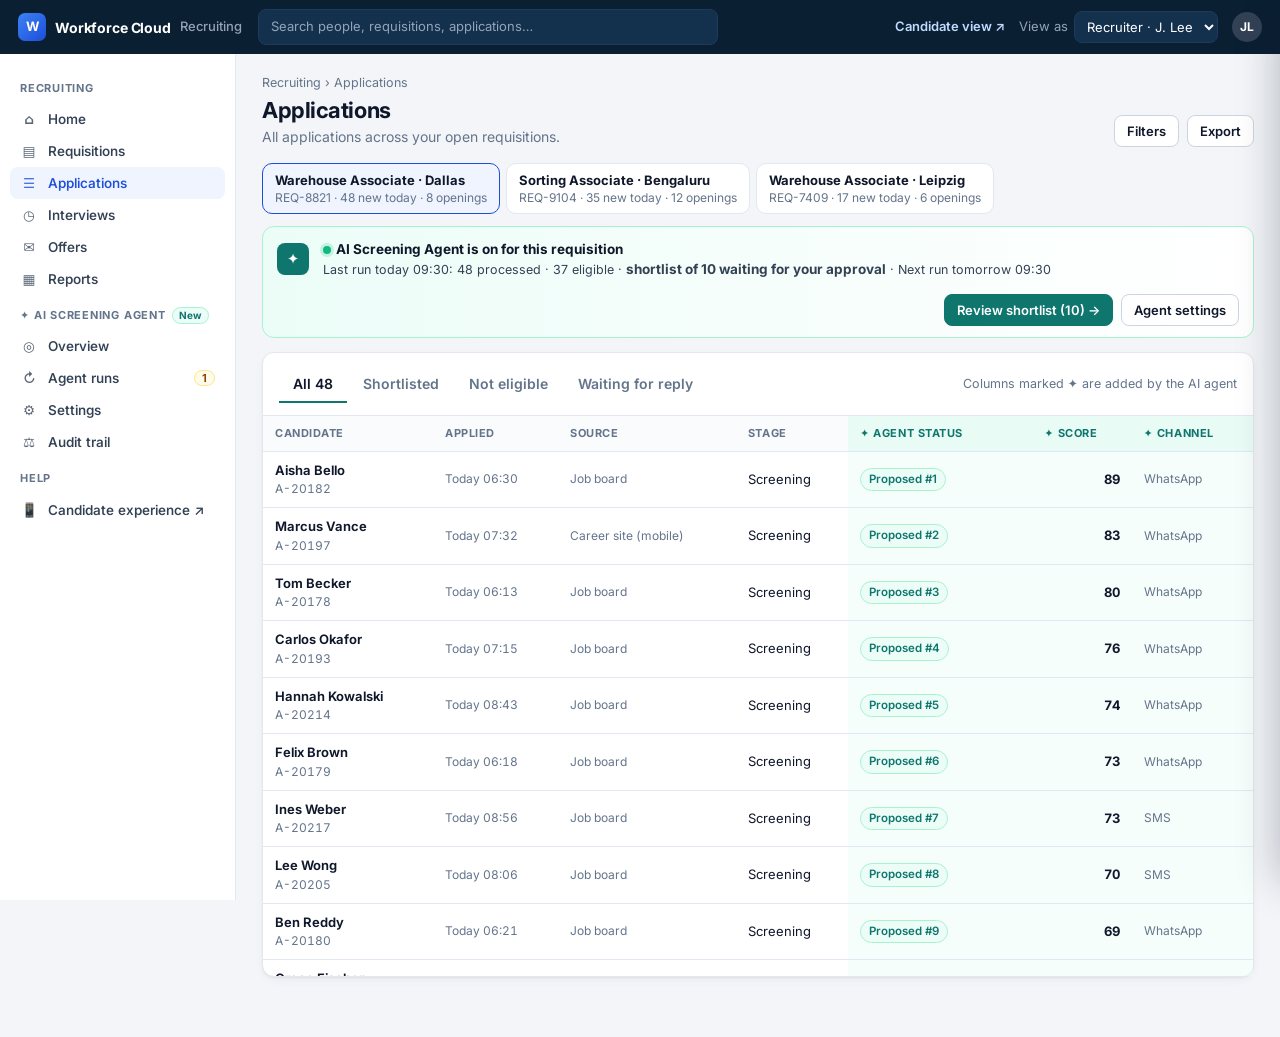
<file: index.html>
<!DOCTYPE html>
<html lang="en">
<head>
<meta charset="UTF-8">
<meta name="viewport" content="width=device-width, initial-scale=1">
<title>Workforce Cloud · Recruiting: AI Screening Agent</title>
<meta name="description" content="Prototype: an AI Screening Agent inside an HR platform's recruiting module. Applications, agent runs, settings and audit trail.">
<link rel="preconnect" href="https://fonts.googleapis.com">
<link rel="preconnect" href="https://fonts.gstatic.com" crossorigin>
<link href="https://fonts.googleapis.com/css2?family=Inter:wght@400;500;600;700;800&display=swap" rel="stylesheet">
<link rel="stylesheet" href="platform.css">
</head>
<body>
<header class="topbar">
  <div class="tb-logo"><div class="mk">W</div>Workforce Cloud <small>Recruiting</small></div>
  <div class="tb-search">Search people, requisitions, applications…</div>
  <div class="tb-r">
    <a href="candidate.html" target="_blank" id="link-candidate">Candidate view ↗</a>
    <label style="display:flex;align-items:center;gap:6px;color:#94A3B8">View as
      <select class="role" id="role" onchange="P.role(this.value)">
        <option value="recruiter">Recruiter · J. Lee</option>
        <option value="admin">Admin · M. Rossi</option>
        <option value="auditor">Auditor · K. Osei</option>
      </select></label>
    <span id="tb-user"></span>
  </div>
</header>
<div class="shell">
  <aside class="side" id="side"></aside>
  <main class="content" id="content"></main>
</div>
<div class="scrim" id="scrim" onclick="P.close()"></div>
<aside class="drawer" id="drawer" aria-label="Application details"></aside>
<div id="toast" role="status" aria-live="polite"></div>
<script src="platform.js"></script>
</body>
</html>
</file>
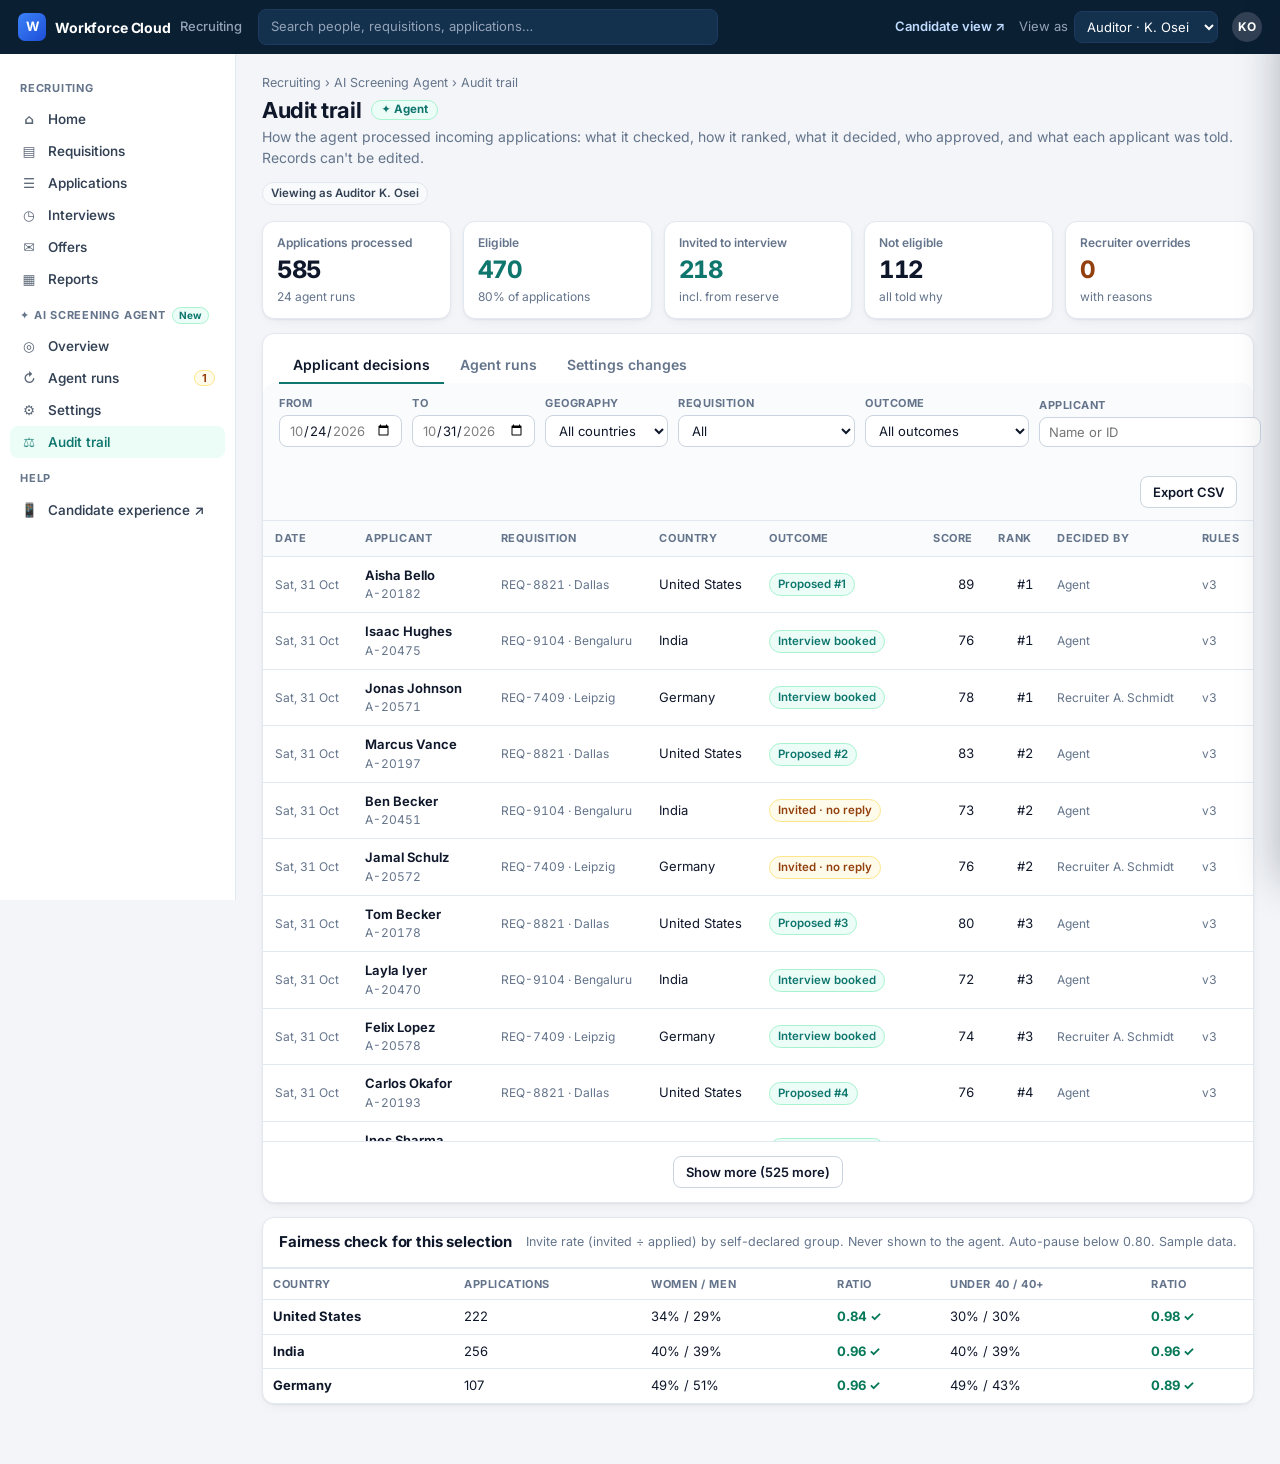
<file: ai-trail.html>
<!DOCTYPE html>
<html lang="en"><head><meta charset="UTF-8"><title>Audit trail: AI Screening Agent</title>
<meta http-equiv="refresh" content="0; url=index.html?role=auditor#/audit">
<script>location.replace('index.html?role=auditor#/audit');</script></head>
<body><a href="index.html?role=auditor#/audit">Open the audit trail</a></body></html>
</file>
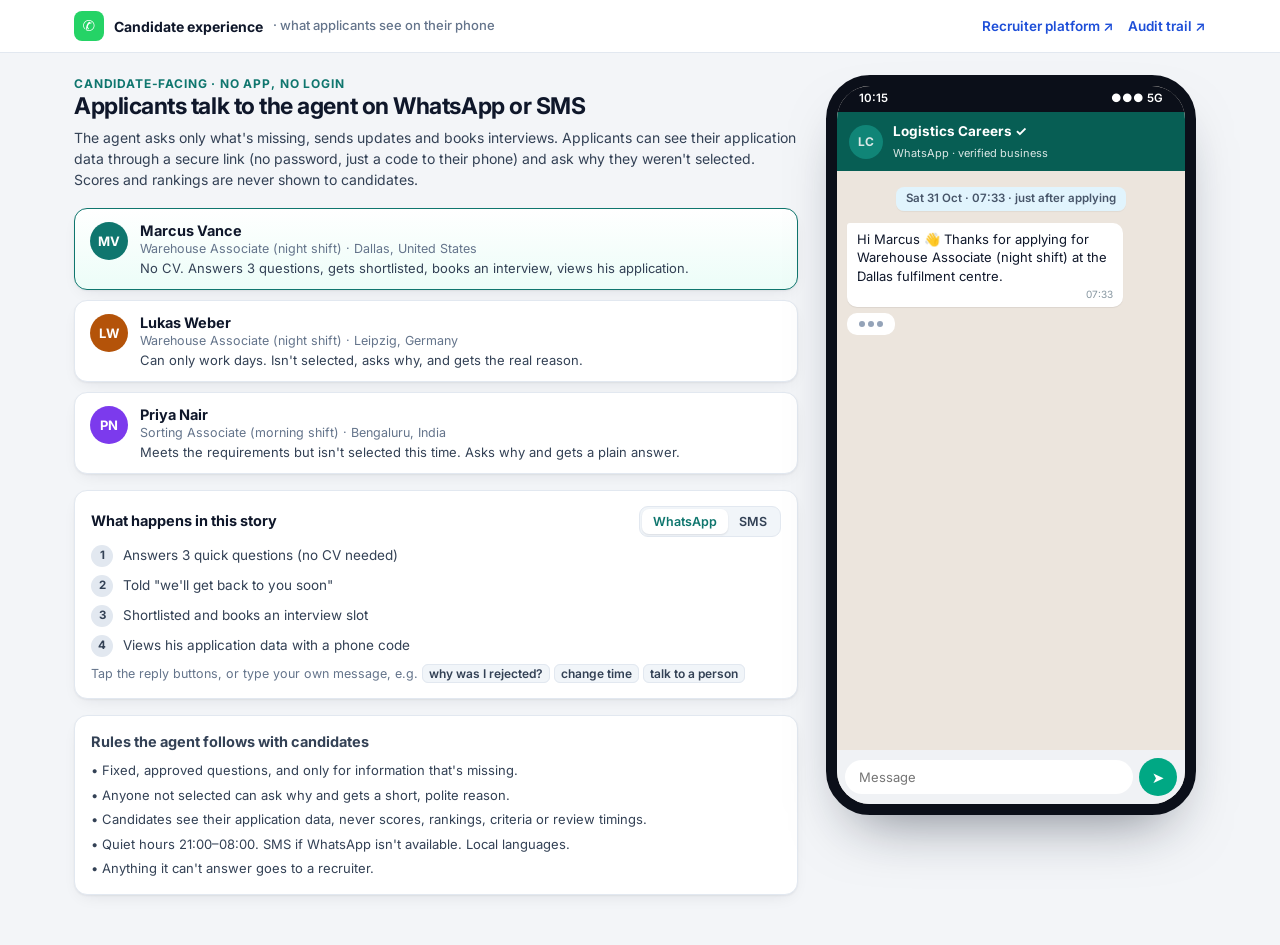
<file: candidate.html>
<!DOCTYPE html>
<html lang="en">
<head>
<meta charset="UTF-8">
<meta name="viewport" content="width=device-width, initial-scale=1">
<title>Candidate experience: AI Screening Agent on WhatsApp &amp; SMS</title>
<meta name="description" content="Candidate-facing prototype: applicants answer the agent's questions on WhatsApp or SMS, get updates, book interviews, ask why they weren't selected, and see their application data without logging in.">
<link rel="preconnect" href="https://fonts.googleapis.com">
<link rel="preconnect" href="https://fonts.gstatic.com" crossorigin>
<link href="https://fonts.googleapis.com/css2?family=Inter:wght@400;500;600;700;800&display=swap" rel="stylesheet">
<style>
  :root { --ink:#0F172A; --ink-2:#334155; --muted:#64748B; --line:#E2E8F0; --line-2:#CBD5E1; --bg:#F3F5F8; --ai:#0F766E; --ai-s:#ECFDF8; --ai-b:#A7F3D0; --amber:#92400E; --amber-s:#FFFBEB; --amber-b:#FDE68A; --rose:#9F1239; --rose-s:#FFF1F2; --rose-b:#FECDD3; --brand:#1D4ED8; --shadow: 0 1px 2px rgba(15,23,42,.05), 0 6px 18px -8px rgba(15,23,42,.12); }
  * { box-sizing: border-box; margin: 0; padding: 0; }
  body { font-family: 'Inter', system-ui, sans-serif; background: var(--bg); color: var(--ink); font-size: 14px; line-height: 1.5; -webkit-font-smoothing: antialiased; }
  button, input, select, textarea { font-family: inherit; font-size: inherit; color: inherit; }
  button { cursor: pointer; }
  a { color: var(--brand); font-weight: 600; text-decoration: none; }
  .top { background: #fff; border-bottom: 1px solid var(--line); }
  .top-in { max-width: 1180px; margin: 0 auto; padding: 11px 24px; display: flex; justify-content: space-between; align-items: center; gap: 12px; }
  .brand { display: flex; align-items: center; gap: 10px; font-weight: 700; }
  .logo { width: 30px; height: 30px; border-radius: 8px; background: #25D366; color: #fff; display: grid; place-items: center; font-size: 15px; }
  .brand small { font-weight: 500; color: var(--muted); font-size: 13px; }
  main { max-width: 1180px; margin: 0 auto; padding: 22px 24px 50px; display: grid; grid-template-columns: 1fr 380px; gap: 28px; align-items: start; }
  h1 { font-size: 23px; letter-spacing: -0.02em; line-height: 1.2; }
  .lead { color: var(--ink-2); margin-top: 6px; }
  .who { font-size: 12px; font-weight: 700; color: var(--ai); text-transform: uppercase; letter-spacing: .07em; }
  .scs { display: grid; gap: 10px; margin-top: 18px; }
  .sc { text-align: left; background: #fff; border: 1.5px solid var(--line); border-radius: 13px; padding: 13px 15px; box-shadow: var(--shadow); display: flex; gap: 12px; transition: border-color .15s, transform .15s; }
  .sc:hover { transform: translateY(-1px); border-color: var(--line-2); }
  .sc.on { border-color: var(--ai); background: linear-gradient(180deg,#fff,var(--ai-s)); }
  .av { width: 38px; height: 38px; border-radius: 50%; color: #fff; display: grid; place-items: center; font-weight: 700; font-size: 13px; flex: none; }
  .sc b { display: block; font-size: 14.5px; }
  .sc .w { font-size: 12.5px; color: var(--muted); }
  .sc .d { font-size: 13px; color: var(--ink-2); margin-top: 4px; }
  .card { background: #fff; border: 1px solid var(--line); border-radius: 13px; box-shadow: var(--shadow); padding: 15px 16px; margin-top: 16px; }
  .card h2 { font-size: 14.5px; margin-bottom: 8px; display: flex; justify-content: space-between; align-items: center; }
  .steps { display: grid; gap: 8px; }
  .st { display: flex; gap: 10px; align-items: flex-start; font-size: 13.5px; color: var(--ink-2); }
  .st .n { width: 22px; height: 22px; border-radius: 50%; background: #E2E8F0; color: var(--ink-2); font-size: 11.5px; font-weight: 700; display: grid; place-items: center; flex: none; transition: all .3s; }
  .st.done .n { background: var(--ai); color: #fff; }
  .st.done { color: var(--ink); }
  .seg { display: inline-flex; background: #F1F5F9; border: 1px solid var(--line); border-radius: 9px; padding: 2px; }
  .seg button { border: none; background: none; padding: 5px 11px; border-radius: 7px; font-weight: 600; font-size: 12.5px; color: var(--ink-2); }
  .seg button.on { background: #fff; color: var(--ai); box-shadow: 0 1px 2px rgba(15,23,42,.1); }
  .tip { font-size: 12.5px; color: var(--muted); margin-top: 8px; }
  .kbd { font-size: 12px; background: #F1F5F9; border: 1px solid var(--line); border-radius: 6px; padding: 1px 6px; font-weight: 600; color: var(--ink-2); }

  /* Phone */
  .phone { width: 370px; height: 740px; border: 11px solid #0B0F19; border-radius: 44px; overflow: hidden; display: flex; flex-direction: column; box-shadow: 0 30px 60px -28px rgba(15,23,42,.55); background: #ECE5DD; position: sticky; top: 18px; }
  .phone.sms { background: #fff; }
  .notch { height: 26px; background: #0B0F19; display: flex; justify-content: space-between; align-items: center; padding: 0 22px; color: #fff; font-size: 11.5px; font-weight: 600; flex: none; }
  .wa-h { background: #075E54; color: #fff; padding: 9px 12px; display: flex; align-items: center; gap: 10px; flex: none; }
  .phone.sms .wa-h { background: #F7F7F8; color: var(--ink); border-bottom: 1px solid var(--line); }
  .wa-h .pa { width: 34px; height: 34px; border-radius: 50%; background: #128C7E; color: #fff; display: grid; place-items: center; font-size: 12px; font-weight: 700; }
  .phone.sms .wa-h .pa { background: #8E8E93; }
  .wa-h b { display: block; font-size: 13.5px; }
  .wa-h span { font-size: 11px; opacity: .85; }
  .body { flex: 1; overflow-y: auto; padding: 10px; display: flex; flex-direction: column; gap: 6px; }
  .bub { max-width: 84%; padding: 7px 10px 5px; border-radius: 10px; font-size: 13px; line-height: 1.45; box-shadow: 0 1px 1px rgba(0,0,0,.07); white-space: pre-line; }
  .bub.fresh, .div.fresh { animation: pop .22s ease; }
  @keyframes pop { from { opacity: 0; transform: translateY(5px); } to { opacity: 1; transform: none; } }
  .bub.bot { background: #fff; align-self: flex-start; border-top-left-radius: 3px; }
  .bub.me { background: #DCF8C6; align-self: flex-end; border-top-right-radius: 3px; }
  .phone.sms .bub.bot { background: #E9E9EB; box-shadow: none; border-radius: 17px; }
  .phone.sms .bub.me { background: #0A84FF; color: #fff; box-shadow: none; border-radius: 17px; }
  .bub .tm { display: block; text-align: right; font-size: 10px; color: #8696A0; margin-top: 1px; }
  .phone.sms .bub.me .tm { color: rgba(255,255,255,.75); }
  .bub .lk { color: #0B57D0; text-decoration: underline; cursor: pointer; font-weight: 600; }
  .phone.sms .bub.me .lk { color: #fff; }
  .div { align-self: center; background: rgba(225,245,254,.95); color: #475569; font-size: 11.5px; font-weight: 600; padding: 3px 10px; border-radius: 8px; margin: 6px 0; box-shadow: 0 1px 1px rgba(0,0,0,.05); }
  .phone.sms .div { background: none; box-shadow: none; color: #8E8E93; }
  .typing { align-self: flex-start; background: #fff; border-radius: 10px; padding: 8px 12px; display: flex; gap: 3px; }
  .phone.sms .typing { background: #E9E9EB; border-radius: 17px; }
  .typing i { width: 6px; height: 6px; border-radius: 50%; background: #94A3B8; animation: blink 1s infinite; }
  .typing i:nth-child(2) { animation-delay: .15s; } .typing i:nth-child(3) { animation-delay: .3s; }
  @keyframes blink { 0%,100% { opacity: .3; } 50% { opacity: 1; } }
  .opts { padding: 6px 8px 2px; display: flex; flex-wrap: wrap; gap: 6px; justify-content: flex-end; flex: none; background: transparent; }
  .opt { border: 1px solid #B7E1D8; background: #fff; color: #075E54; font-weight: 600; font-size: 12.5px; padding: 7px 11px; border-radius: 18px; box-shadow: 0 1px 1px rgba(0,0,0,.06); }
  .opt:hover { background: #F0FDF4; }
  .opt.sys { border-style: dashed; color: var(--muted); border-color: var(--line-2); background: rgba(255,255,255,.8); }
  .phone.sms .opt { border-color: #C7D2FE; color: #1D4ED8; }
  .opt.pulse { animation: glow 1.6s ease-in-out infinite; }
  @keyframes glow { 0%,100% { box-shadow: 0 0 0 0 rgba(15,118,110,0); } 50% { box-shadow: 0 0 0 4px rgba(15,118,110,.2); } }
  .inbar { display: flex; gap: 6px; padding: 8px; background: #F0F2F5; flex: none; align-items: center; }
  .phone.sms .inbar { background: #fff; border-top: 1px solid var(--line); }
  .inbar input { flex: 1; border: none; border-radius: 20px; padding: 9px 14px; outline: none; background: #fff; font-size: 13px; }
  .phone.sms .inbar input { border: 1px solid var(--line-2); }
  .inbar button { width: 38px; height: 38px; border-radius: 50%; border: none; background: #00A884; color: #fff; font-size: 15px; flex: none; }
  .phone.sms .inbar button { background: #0A84FF; }

  /* In-phone web page */
  .web { flex: 1; display: flex; flex-direction: column; background: #fff; min-height: 0; animation: slide .28s cubic-bezier(.2,.7,.2,1); }
  @keyframes slide { from { transform: translateX(30px); opacity: 0; } to { transform: none; opacity: 1; } }
  .url { background: #F1F3F4; padding: 7px 10px; display: flex; align-items: center; gap: 8px; border-bottom: 1px solid var(--line); flex: none; }
  .url button { border: none; background: none; font-size: 15px; color: var(--ink-2); padding: 0 4px; }
  .url .bar { flex: 1; background: #fff; border-radius: 16px; padding: 5px 12px; font-size: 12px; color: var(--ink-2); }
  .page { flex: 1; overflow-y: auto; padding: 16px 15px 22px; }
  .page h3 { font-size: 17px; letter-spacing: -0.01em; }
  .page .sm { font-size: 12px; color: var(--muted); }
  .chip { display: inline-block; font-size: 11.5px; font-weight: 700; padding: 2px 9px; border-radius: 99px; border: 1px solid; margin-top: 6px; }
  .chip.ai { color: var(--ai); background: var(--ai-s); border-color: var(--ai-b); }
  .chip.rose { color: var(--rose); background: var(--rose-s); border-color: var(--rose-b); }
  .chip.amber { color: var(--amber); background: var(--amber-s); border-color: var(--amber-b); }
  .sect { margin-top: 16px; }
  .sect h4 { font-size: 12px; text-transform: uppercase; letter-spacing: .06em; color: var(--muted); margin-bottom: 7px; }
  .tlx { display: grid; gap: 0; }
  .tli { display: flex; gap: 10px; font-size: 13px; padding-bottom: 9px; position: relative; }
  .tli .b { width: 18px; height: 18px; border-radius: 50%; background: #E2E8F0; color: #fff; font-size: 10px; display: grid; place-items: center; flex: none; margin-top: 1px; }
  .tli.ok .b { background: #10B981; } .tli.bad .b { background: #F43F5E; } .tli.now .b { background: #F59E0B; }
  .mh { width: 100%; border-collapse: collapse; font-size: 12.5px; }
  .mh td { padding: 6px 4px; border-top: 1px solid var(--line); vertical-align: top; }
  .mh td.r { text-align: right; font-weight: 700; white-space: nowrap; }
  .okc { color: #047857; } .badc { color: var(--rose); }
  .bars { display: grid; gap: 7px; }
  .bar2 { font-size: 12.5px; }
  .bar2 .t { display: flex; justify-content: space-between; }
  .bar2 .tr { height: 7px; background: #F1F5F9; border-radius: 99px; overflow: hidden; margin-top: 3px; }
  .bar2 .tr i { display: block; height: 100%; border-radius: 99px; }
  .note { font-size: 12px; color: var(--muted); background: #F8FAFC; border: 1px solid var(--line); border-radius: 9px; padding: 8px 10px; margin-top: 8px; }
  .acts { display: grid; gap: 7px; }
  .wbtn { border: 1px solid var(--line-2); background: #fff; border-radius: 10px; padding: 10px 12px; text-align: left; font-weight: 600; font-size: 13px; }
  .wbtn.pri { background: var(--ai); border-color: var(--ai); color: #fff; }
  .wbtn.danger { color: var(--rose); border-color: var(--rose-b); background: var(--rose-s); }
  .otp { display: flex; gap: 6px; justify-content: center; margin: 14px 0; }
  .otp span { width: 38px; height: 46px; border: 1.5px solid var(--line-2); border-radius: 9px; display: grid; place-items: center; font-size: 20px; font-weight: 700; }
  .form { display: grid; gap: 8px; margin-top: 8px; }
  .form select, .form textarea { border: 1px solid var(--line-2); border-radius: 9px; padding: 8px 10px; font-size: 13px; outline: none; width: 100%; }
  .done { background: var(--ai-s); border: 1px solid var(--ai-b); color: var(--ai); border-radius: 10px; padding: 10px 12px; font-size: 13px; font-weight: 600; }
  #toast { position: fixed; left: 50%; bottom: 22px; transform: translateX(-50%) translateY(20px); background: var(--ink); color: #fff; padding: 10px 16px; border-radius: 10px; font-size: 13.5px; opacity: 0; transition: all .25s; pointer-events: none; max-width: 92vw; text-align: center; z-index: 60; }
  #toast.show { opacity: 1; transform: translateX(-50%) translateY(0); }
  @media (max-width: 900px) { main { grid-template-columns: 1fr; } .phone { position: static; margin: 0 auto; } }
</style>
</head>
<body>
<header class="top"><div class="top-in">
  <div class="brand"><div class="logo">✆</div>Candidate experience <small>· what applicants see on their phone</small></div>
  <div style="display:flex;gap:14px;font-size:13.5px"><a href="index.html" id="link-platform">Recruiter platform ↗</a><a href="ai-trail.html" id="link-audit">Audit trail ↗</a></div>
</div></header>
<main>
  <section>
    <div class="who">Candidate-facing · no app, no login</div>
    <h1>Applicants talk to the agent on WhatsApp or SMS</h1>
    <p class="lead">The agent asks only what's missing, sends updates and books interviews. Applicants can see their application data through a secure link (no password, just a code to their phone) and ask why they weren't selected. Scores and rankings are never shown to candidates.</p>
    <div class="scs" id="scs"></div>
    <div class="card"><h2>What happens in this story <span class="seg" id="chseg"><button data-ch="wa">WhatsApp</button><button data-ch="sms">SMS</button></span></h2><div class="steps" id="steps"></div>
      <div class="tip">Tap the reply buttons, or type your own message, e.g. <span class="kbd">why was I rejected?</span> <span class="kbd">change time</span> <span class="kbd">talk to a person</span></div></div>
    <div class="card" style="font-size:13px;color:var(--ink-2)"><h2>Rules the agent follows with candidates</h2>
      <div style="display:grid;gap:5px">
        <div>• Fixed, approved questions, and only for information that's missing.</div>
        <div>• Anyone not selected can ask why and gets a short, polite reason.</div>
        <div>• Candidates see their application data, never scores, rankings, criteria or review timings.</div>
        <div>• Quiet hours 21:00–08:00. SMS if WhatsApp isn't available. Local languages.</div>
        <div>• Anything it can't answer goes to a recruiter.</div>
      </div></div>
  </section>
  <section><div class="phone" id="phone"></div></section>
</main>
<div id="toast" role="status" aria-live="polite"></div>
<script>
(function () {
  'use strict';
  const $ = s => document.querySelector(s);
  const lk = (t) => `<span class="lk" onclick="C.web()">${t}</span>`;

  const SC = {
    marcus: {
      name: 'Marcus Vance', first: 'Marcus', ini: 'MV', color: '#0F766E', job: 'Warehouse Associate (night shift)', site: 'Dallas fulfilment centre', where: 'Dallas, United States', appId: 'A-20197', link: 'hr.link/m/7Q2', phone: '0142', applied: '31 Oct, 07:32', via: 'Career site (phone)', cv: 'Not attached',
      blurb: 'No CV. Answers 3 questions, gets shortlisted, books an interview, views his application.',
      steps: [['q3', 'Answers 3 quick questions (no CV needed)'], ['thanks', 'Told "we\'ll get back to you soon"'], ['booked', 'Shortlisted and books an interview slot'], ['web', 'Views his application data with a phone code']],
      start: 'start',
      nodes: {
        start: { div: 'Sat 31 Oct · 07:33 · just after applying', bot: s => [`Hi Marcus 👋 Thanks for applying for Warehouse Associate (night shift) at the Dallas fulfilment centre.`, `You didn't attach a CV. No problem. 3 quick questions to complete your application.\nWe only use your answers for this application. Privacy: ${lk('hr.link/p')}`, '1/3 · The shift is 10 pm – 6 am, Sunday to Thursday. Can you work these hours?'],
          opts: [{ l: 'Yes, that works', n: 'q2' }, { l: 'No, I need days', alt: 'In this story Marcus says yes. Try Lukas\'s story to see a "no".' }] },
        q2: { bot: ['2/3 · The job means lifting boxes up to 23 kg (50 lb). Can you do that, with or without adjustments?'], opts: [{ l: 'Yes', n: 'q3' }, { l: 'With an adjustment', n: 'q2adj' }] },
        q2adj: { bot: ['Thanks, that counts as yes. Needing an adjustment is never a reason to say no. You can discuss it at interview.'], next: 'q3' },
        q3: { bot: ['3/3 · What was your most recent job, and for how long? Tap one or type your own.'], opts: [{ l: 'Line cook, 3 years', n: 'thanks', a: 'Line cook, 3 years' }, { l: 'Retail, 1 year', n: 'thanks', a: 'Retail, 1 year' }], free: 'thanks' },
        thanks: { bot: [`Thanks, Marcus. Your application is complete ✅\nWe'll get back to you soon.`, `See your application anytime: ${lk('hr.link/m/7Q2')}`], opts: [{ l: '⏩ Skip ahead to the update', n: 'short', sys: true }] },
        short: { div: 'Today · 10:04', bot: ['Good news, Marcus: you\'ve been shortlisted! 🎉', 'Pick a time for a 15-minute interview at the Dallas site:'], opts: [{ l: 'Mon 2 Nov · 10:00', n: 'booked', slot: 'Mon 2 Nov, 10:00' }, { l: 'Mon 2 Nov · 10:30', n: 'booked', slot: 'Mon 2 Nov, 10:30' }, { l: 'Tue 3 Nov · 14:00', n: 'booked', slot: 'Tue 3 Nov, 14:00' }, { l: 'None of these work', n: 'more' }] },
        more: { bot: ['No problem. Here are more times:'], opts: [{ l: 'Tue 3 Nov · 16:30', n: 'booked', slot: 'Tue 3 Nov, 16:30' }, { l: 'Wed 4 Nov · 09:00', n: 'booked', slot: 'Wed 4 Nov, 09:00' }] },
        booked: { bot: s => [`Booked ✅ ${s.f.slot} · Dallas fulfilment centre, Gate B. Bring a photo ID.\nWe'll remind you the day before. Reply CHANGE to pick another time.`], opts: [{ l: 'See my application', n: 'openweb' }, { l: 'Change time', n: 'more' }, { l: '⏩ Skip to the day-before reminder', n: 'remind', sys: true }] },
        remind: { div: 'Sun 1 Nov · 10:00', bot: s => [`Reminder: your interview is tomorrow, ${s.f.slot}, at the Dallas fulfilment centre, Gate B. See you there!`], opts: [{ l: 'I\'ll be there 👍', n: 'see' }, { l: 'I need to change it', n: 'more' }] },
        see: { bot: ['Great, see you tomorrow. Good luck! 🍀'] },
        status: { bot: s => [s.f.slot ? `You haven't been turned down 🙂 You're shortlisted and booked for ${s.f.slot}.` : s.seen.has('short') ? 'You haven\'t been turned down 🙂 You\'re shortlisted. Please pick an interview time above.' : 'We\'re still reviewing your application. We\'ll get back to you soon.'] }
      },
      intent: (t, s) => /change|reschedul|another time/.test(t) ? (s.f.slot ? 'more' : 'pending') : /why|reject|status/.test(t) ? 'status' : null,
      web: s => ({
        status: s.f.slot ? ['Interview booked', 'ai'] : s.seen.has('short') ? ['Shortlisted', 'ai'] : s.seen.has('thanks') ? ['Being reviewed', 'amber'] : ['Questions to answer', 'amber'],
        answers: [['Can you work 10 pm – 6 am, Sun–Thu?', s.seen.has('q2') ? 'Yes' : null], ['Can you lift up to 23 kg, with or without adjustments?', s.seen.has('q3') ? (s.seen.has('q2adj') ? 'With an adjustment' : 'Yes') : null], ['Most recent job', s.f.a || null]],
        interview: s.f.slot ? `${s.f.slot} · Dallas fulfilment centre, Gate B` : null,
        why: null
      })
    },
    lukas: {
      name: 'Lukas Weber', first: 'Lukas', ini: 'LW', color: '#B45309', job: 'Warehouse Associate (night shift)', site: 'Leipzig logistics centre', where: 'Leipzig, Germany', appId: 'A-20566', link: 'hr.link/m/4LK', phone: '0377', applied: '31 Oct, 07:09', via: 'Job board', cv: 'Attached (PDF)',
      blurb: 'Can only work days. Isn\'t selected, asks why, and gets the real reason.',
      steps: [['confirmNo', 'Asked to double-check before any "no"'], ['outcome', 'Told he wasn\'t selected'], ['why', 'Asks "Why was I rejected?" and gets the real reason'], ['web', 'Views his application data']],
      start: 'start',
      nodes: {
        start: { div: 'Sat 31 Oct · 07:10 · just after applying', bot: [`Hallo Lukas 👋 Thanks for applying for Warehouse Associate (night shift) at the Leipzig logistics centre.\n(Shown in English here; sent in German.)`, 'Your form says you can only work day shifts. Can we double-check before we go further?', 'This job is 10 pm – 6 am. Could you work these hours?'],
          opts: [{ l: 'No, only day shifts', n: 'confirmNo' }, { l: 'Yes, I can do nights', alt: 'In this story Lukas can only work days. Try Marcus\'s story for a "yes".' }] },
        confirmNo: { bot: ['Thanks for confirming. We\'ll get back to you soon.'], opts: [{ l: '⏩ Skip ahead to the update', n: 'outcome', sys: true }] },
        outcome: { div: 'Today · 10:12', bot: [`Hi Lukas, thank you for applying. We're sorry, but we can't take your application for this job further.`, `See your application: ${lk('hr.link/m/4LK')}`], opts: [{ l: 'Why was I rejected?', n: 'why' }, { l: 'See my application', n: 'openweb' }] },
        why: { bot: ['This job requires working nights (10 pm – 6 am), and you told us you can only work day shifts, so we couldn\'t take your application further.', 'Thanks again for your interest, and we wish you the best.'], opts: [{ l: 'See my application', n: 'openweb' }] }
      },
      intent: t => /why|reject|reason|not selected/.test(t) ? 'why' : null,
      web: s => ({
        status: s.seen.has('outcome') ? ['Not selected', 'rose'] : ['Being reviewed', 'amber'],
        answers: [['Shifts you can work (form)', 'Day shifts only'], ['Allowed to work in Germany (form)', 'Yes'], ['Can you lift up to 23 kg, with or without adjustments? (form)', 'Yes'], ['Could you work 10 pm – 6 am? (WhatsApp)', s.seen.has('confirmNo') ? 'No, only day shifts' : null]],
        interview: null,
        why: s.seen.has('outcome') ? 'This job requires working nights (10 pm – 6 am), and you told us you can only work day shifts, so we couldn\'t take your application further.' : null
      })
    },
    priya: {
      name: 'Priya Nair', first: 'Priya', ini: 'PN', color: '#7C3AED', job: 'Sorting Associate (morning shift)', site: 'Bengaluru sorting hub', where: 'Bengaluru, India', appId: 'A-20431', link: 'hr.link/m/9PN', phone: '0451', applied: '31 Oct, 08:01', via: 'WhatsApp link', cv: 'Attached (PDF)',
      blurb: 'Meets the requirements but isn\'t selected this time. Asks why and gets a plain answer.',
      steps: [['start', 'Gets a privacy notice and 1 question'], ['outcome', 'Told she wasn\'t selected this time'], ['why', 'Asks why and gets the reason'], ['web', 'Views her application data']],
      start: 'start',
      nodes: {
        start: { div: 'Sat 31 Oct · 08:02 · just after applying', bot: [`Namaste Priya 👋 Thanks for applying for Sorting Associate (morning shift) at the Bengaluru sorting hub.`, `We use your answers only for this application. Privacy notice: ${lk('hr.link/p')}\nYou can reply in English, हिन्दी or ಕನ್ನಡ.`, 'The shift is 6 am – 2 pm, Monday to Saturday. Does that work for you?'], opts: [{ l: 'Yes, that works', n: 'thanks' }, { l: 'No', alt: 'In this story Priya says yes. Try Lukas\'s story to see a "no".' }] },
        thanks: { bot: ['Thanks! Your application is complete ✅\nWe\'ll get back to you soon.'], opts: [{ l: '⏩ Skip ahead to the update', n: 'outcome', sys: true }] },
        outcome: { div: 'Today · 09:46', bot: ['Hi Priya, thanks for applying. We\'ve gone through your application carefully, but we\'ve found other candidates who more closely match the requirements for this job, so we won\'t be moving forward with your application this time.', `We'll keep your details and let you know if a suitable role comes up. Reply STOP to opt out.\nSee your application: ${lk('hr.link/m/9PN')}`], opts: [{ l: 'Why wasn\'t I selected?', n: 'why' }, { l: 'See my application', n: 'openweb' }] },
        why: { bot: ['We reviewed your application carefully. While you met the basic requirements, other candidates matched the job requirements more closely. This isn\'t a reflection on you, and we\'d encourage you to apply for other roles with us.'], opts: [{ l: 'See my application', n: 'openweb' }] }
      },
      intent: t => /why|not (shortlist|select)|reject|reason/.test(t) ? 'why' : null,
      web: s => ({
        status: s.seen.has('outcome') ? ['Not selected this time', 'amber'] : ['Being reviewed', 'amber'],
        answers: [['Allowed to work in India (form)', 'Yes'], ['Can you lift up to 15 kg, with or without adjustments? (form)', 'Yes'], ['Shifts you can work (form)', 'Mornings, weekends'], ['Can you work 6 am – 2 pm, Mon–Sat? (WhatsApp)', s.seen.has('thanks') ? 'Yes' : null]],
        interview: null,
        why: s.seen.has('outcome') ? 'We reviewed your application carefully. While you met the basic requirements, other candidates matched the job requirements more closely. This isn\'t a reflection on you, and we\'d encourage you to apply for other roles with us.' : null
      })
    }
  };
  const COMMON = {
    human: { bot: ['Sure. I\'ve passed your message to a recruiter, who will get back to you soon.'] },
    data: { bot: s => [`You can see your application data here (no password, just a code to your phone): ${lk(SC[s.sc].link)}\nFor anything else about your data, a recruiter will get back to you soon.`], opts: [{ l: 'Open it', n: 'openweb' }] },
    stop: { bot: ['You\'re unsubscribed from job updates. We\'ll only message you about this application. Reply START to opt back in.'] },
    pending: { bot: ['We\'re still reviewing your application. We\'ll get back to you soon.'] },
    fallback: { bot: ['Sorry, I can only help with this application: your status, booking an interview, or why a decision was made. I\'ve passed your message to a recruiter, who will get back to you soon.'] },
    openweb: { web: true }
  };

  const S = { sc: 'marcus', ch: 'wa', log: [], seen: new Set(), opts: [], typing: false, view: 'chat', otp: false, f: {}, form: null, cur: null, free: null, busy: false };
  const node = k => SC[S.sc].nodes[k] || COMMON[k];
  let clock = 0, base = 7 * 60 + 33;
  const tm = () => { const t = base + (clock++); return `${String(Math.floor(t / 60) % 24).padStart(2, '0')}:${String(t % 60).padStart(2, '0')}`; };

  function go(k) {
    const n = node(k); if (!n) return;
    if (n.web) { S.seen.add('web'); S.view = 'web'; render(); autoStep(); return; }
    S.seen.add(k); S.cur = k; S.opts = []; S.free = n.free || null;
    const q = [];
    if (n.div) q.push({ div: n.div });
    (typeof n.bot === 'function' ? n.bot(S) : (n.bot || [])).forEach(t => q.push({ who: 'bot', t }));
    S.busy = true;
    play(q, () => { S.busy = false; if (n.next) return go(n.next); S.opts = n.opts || []; render(); autoStep(); });
  }
  function play(q, cb) {
    let i = 0;
    const step = () => {
      if (i >= q.length) { S.typing = false; render(); return cb(); }
      const m = q[i++];
      if (m.div) { const mm = m.div.match(/(\d{2}):(\d{2})/); if (mm) { base = +mm[1] * 60 + +mm[2]; clock = 0; } S.log.push(m); render(); return setTimeout(step, 250); }
      S.typing = true; render();
      setTimeout(() => { S.typing = false; m.tm = tm(); S.log.push(m); render(); setTimeout(step, 180); }, 520 + Math.min(m.t.length, 200) * 2);
    };
    step();
  }
  function choose(i) {
    const o = S.opts[i]; if (!o) return;
    if (o.alt) { toast(o.alt); return; }
    if (o.slot) S.f.slot = o.slot;
    if (o.a) S.f.a = o.a;
    if (!o.sys) S.log.push({ who: 'me', t: smsLabel(o, i), tm: tm() });
    S.opts = []; render();
    setTimeout(() => go(o.n), 250);
  }
  const smsLabel = (o, i) => S.ch === 'sms' && !o.sys ? `${i + 1}` : o.l;
  function send(text) {
    text = text.trim(); if (!text || S.busy) return;
    S.log.push({ who: 'me', t: text, tm: tm() }); S.opts = []; render();
    const t = text.toLowerCase();
    if (S.ch === 'sms' && /^\d$/.test(t)) { const idx = +t - 1; const o = node(S.cur) && (node(S.cur).opts || [])[idx]; if (o) { S.log.pop(); S.log.push({ who: 'me', t: text, tm: tm() }); if (o.slot) S.f.slot = o.slot; return setTimeout(() => go(o.n), 250); } }
    let k = null;
    if (S.free) { k = S.free; S.f.a = text; }
    else if (/^stop$/.test(t)) k = 'stop';
    else if (/person|human|recruiter|agent/.test(t)) k = 'human';
    else if (/data|delete|privacy|gdpr|download/.test(t)) k = 'data';
    else k = SC[S.sc].intent(t, S) || 'fallback';
    setTimeout(() => go(k), 250);
  }

  /* ---------- Web page ---------- */
  function webHTML() {
    const sc = SC[S.sc];
    if (!S.otp) return `<div class="page"><h3>Your application</h3><div class="sm">${sc.job} · ${sc.site}</div>
      <p style="margin-top:16px;font-size:13.5px">To keep your data safe, enter the 6-digit code we just sent by SMS to •••• ${sc.phone}. No account or password needed.</p>
      <div class="otp">${'482913'.split('').map(d => `<span>${d}</span>`).join('')}</div>
      <button class="wbtn pri" style="width:100%;text-align:center" onclick="C.verify()">Verify and continue</button>
      <div class="note">The link only works on the phone number you applied with, and expires after 30 days.</div></div>`;
    const w = sc.web(S);
    const rows = [['Job', sc.job], ['Location', sc.site], ['Applied', sc.applied], ['Applied via', sc.via], ['Phone', '•••• ' + sc.phone], ['Messages by', S.ch === 'wa' ? 'WhatsApp' : 'SMS'], ['CV', sc.cv]];
    if (w.interview) rows.push(['Interview', w.interview]);
    const ans = w.answers.filter(a => a[1]);
    return `<div class="page">
      <h3>Your application</h3><div class="sm">Application ${sc.appId}</div>
      <span class="chip ${w.status[1]}">${w.status[0]}</span>
      <div class="sect"><h4>Your details</h4><table class="mh">${rows.map(r => `<tr><td class="sm" style="width:38%">${r[0]}</td><td>${r[1]}</td></tr>`).join('')}</table></div>
      <div class="sect"><h4>Your answers</h4><table class="mh">${ans.length ? ans.map(a => `<tr><td>${a[0]}</td><td class="r">${a[1]}</td></tr>`).join('') : '<tr><td class="sm">No answers yet.</td></tr>'}</table></div>
      ${w.why ? `<div class="sect"><h4>Decision</h4>${S.form === 'why' ? `<div class="note" style="font-size:13px;color:var(--ink-2)">${w.why}</div>` : `<button class="wbtn pri" style="width:100%" onclick="C.whyWeb()">Why wasn't I selected?</button>`}</div>` : ''}
      <div class="note">Questions about your application or your data? Reply in the chat and a recruiter will get back to you soon.</div>
    </div>`;
  }

  /* ---------- Render ---------- */
  function render() {
    const sc = SC[S.sc];
    $('#scs').innerHTML = Object.entries(SC).map(([k, v]) => `<button class="sc ${S.sc === k ? 'on' : ''}" onclick="C.pick('${k}')"><span class="av" style="background:${v.color}">${v.ini}</span><span><b>${v.name}</b><span class="w">${v.job} · ${v.where}</span><div class="d">${v.blurb}</div></span></button>`).join('');
    $('#steps').innerHTML = sc.steps.map((s, i) => { const done = S.seen.has(s[0]); return `<div class="st ${done ? 'done' : ''}"><span class="n">${done ? '✓' : i + 1}</span><span>${s[1]}</span></div>`; }).join('');
    document.querySelectorAll('#chseg button').forEach(b => b.classList.toggle('on', b.dataset.ch === S.ch));
    const ph = $('#phone');
    ph.className = 'phone' + (S.ch === 'sms' ? ' sms' : '');
    const head = S.ch === 'wa' ? `<div class="wa-h"><span class="pa">LC</span><div><b>Logistics Careers ✓</b><span>WhatsApp · verified business</span></div></div>` : `<div class="wa-h"><span class="pa">LC</span><div><b>Logistics Careers</b><span>Text message · +1 555 0142</span></div></div>`;
    if (S.view === 'web') {
      ph.innerHTML = `<div class="notch"><span>10:15</span><span>●●● 5G</span></div><div class="web"><div class="url"><button onclick="C.back()" aria-label="Back">←</button><div class="bar">🔒 ${sc.link}</div></div>${webHTML()}</div>`;
      return;
    }
    const msgs = S.log.map(m => { const f = m._r ? '' : ' fresh'; m._r = true; return m.div ? `<div class="div${f}">${m.div}</div>` : `<div class="bub ${m.who}${f}">${m.t}<span class="tm">${m.tm || ''}${m.who === 'me' && S.ch === 'wa' ? ' ✓✓' : ''}</span></div>`; }).join('') + (S.typing ? '<div class="typing"><i></i><i></i><i></i></div>' : '');
    const opts = S.opts.map((o, i) => `<button class="opt ${o.sys ? 'sys' : ''} ${i === 0 && !o.sys ? 'pulse' : ''}" onclick="C.choose(${i})">${S.ch === 'sms' && !o.sys ? `${i + 1} · ` : ''}${o.l}</button>`).join('');
    ph.innerHTML = `<div class="notch"><span>10:15</span><span>●●● 5G</span></div>${head}<div class="body" id="body">${msgs}</div>${opts ? `<div class="opts">${opts}</div>` : ''}
      <div class="inbar"><input id="msg" placeholder="${S.ch === 'sms' ? 'Text message' : 'Message'}" onkeydown="if(event.key==='Enter'){C.send(this.value);this.value='';}"><button onclick="const i=document.getElementById('msg');C.send(i.value);i.value='';" aria-label="Send">➤</button></div>`;
    const b = $('#body'); if (b) b.scrollTop = b.scrollHeight;
  }
  function toast(m) { const t = $('#toast'); t.textContent = m; t.classList.add('show'); clearTimeout(toast.t); toast.t = setTimeout(() => t.classList.remove('show'), 3000); }

  function reset(sc) { Object.assign(S, { sc, log: [], seen: new Set(), opts: [], typing: false, view: 'chat', otp: false, f: {}, form: null, cur: null, free: null, busy: false }); clock = 0; base = 7 * 60 + 33; render(); go(SC[sc].start); }
  window.C = {
    pick(k) { reset(k); },
    choose, send, toast,
    web() { S.seen.add('web'); S.view = 'web'; render(); },
    back() { S.view = 'chat'; render(); },
    verify() { S.otp = true; render(); },
    whyWeb() { S.form = 'why'; S.seen.add('why'); render(); }
  };
  document.querySelectorAll('#chseg button').forEach(b => b.onclick = () => { S.ch = b.dataset.ch; render(); toast(S.ch === 'sms' ? 'SMS view: reply with numbers, or type.' : 'WhatsApp view: tap-to-answer buttons.'); });
  const q = new URLSearchParams(location.search);
  if (q.get('ch') === 'sms') S.ch = 'sms';
  const PATH = (q.get('path') || '').split(',').filter(Boolean);
  function autoStep() {
    if (!PATH.length) return;
    const p = PATH.shift();
    setTimeout(() => { if (p === 'w') { C.web(); autoStep(); } else if (p === 'v') { C.verify(); autoStep(); } else if (p.startsWith('t:')) send(decodeURIComponent(p.slice(2))); else choose(+p); }, 200);
  }
  reset(SC[q.get('s')] ? q.get('s') : 'marcus');
})();
</script>
</body>
</html>
</file>
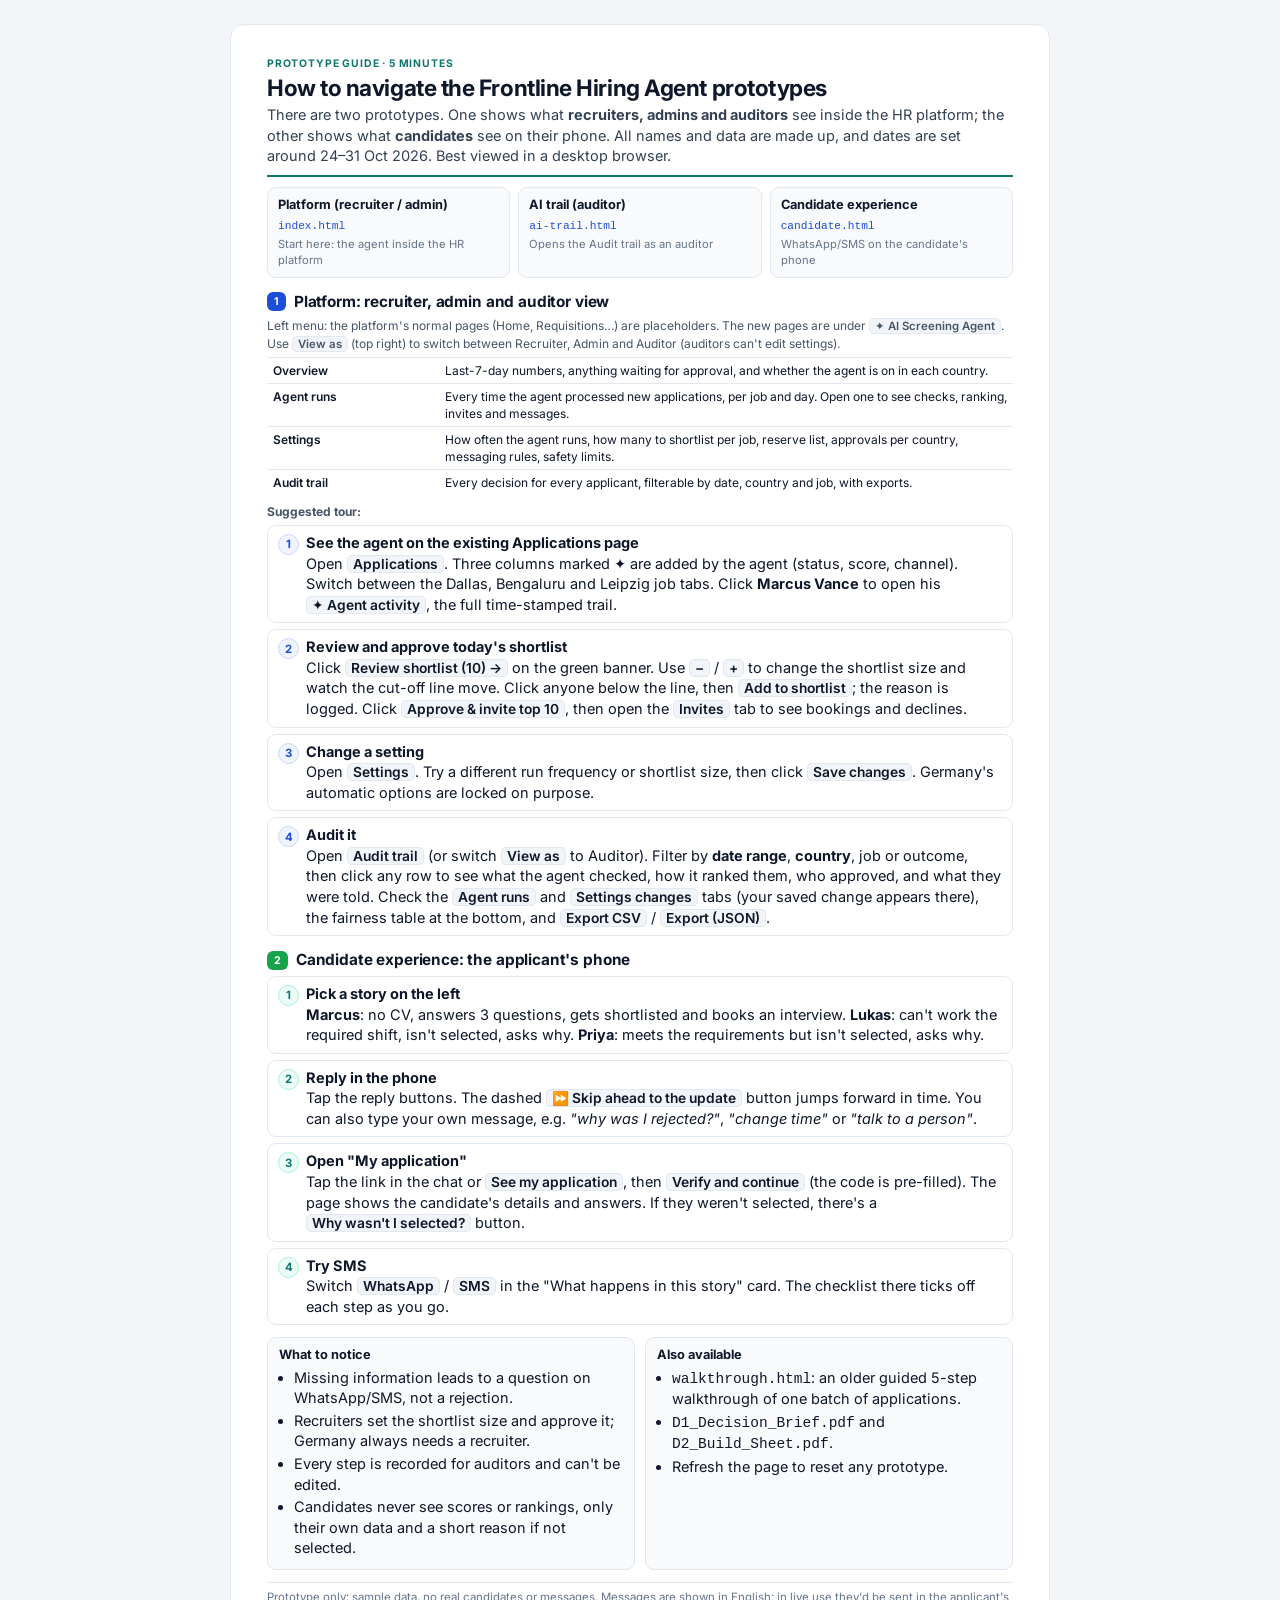
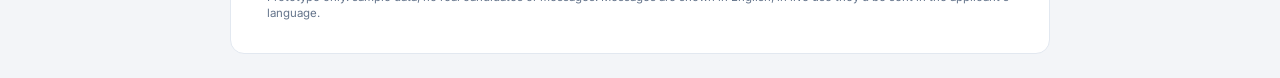
<file: guide.html>
<!DOCTYPE html>
<html lang="en">
<head>
<meta charset="UTF-8">
<meta name="viewport" content="width=device-width, initial-scale=1">
<title>How to navigate the prototypes</title>
<meta name="description" content="A 5-minute guide to the Frontline Hiring Agent prototypes: recruiter/admin/auditor platform view and candidate WhatsApp/SMS view.">
<link href="https://fonts.googleapis.com/css2?family=Inter:wght@400;500;600;700;800&display=swap" rel="stylesheet">
<style>
  @page { size: A4; margin: 11mm 14mm 10mm 14mm; }
  * { box-sizing: border-box; margin: 0; padding: 0; }
  body { font-family: 'Inter', system-ui, sans-serif; color: #0F172A; font-size: 9.4pt; line-height: 1.42; background: #fff; -webkit-print-color-adjust: exact; print-color-adjust: exact; }
  .wrap { max-width: 820px; margin: 0 auto; padding: 0; }
  @media screen { body { background: #F3F5F8; font-size: 14.5px; } .wrap { background: #fff; margin: 24px auto; padding: 32px 36px; border-radius: 14px; border: 1px solid #E2E8F0; } }
  .eyebrow { font-size: 7.8pt; font-weight: 700; color: #0F766E; letter-spacing: .08em; text-transform: uppercase; }
  h1 { font-size: 17pt; letter-spacing: -0.02em; line-height: 1.2; margin-top: 2px; }
  .lead { color: #334155; margin-top: 4px; padding-bottom: 8px; border-bottom: 2px solid #0F766E; }
  h2 { font-size: 11.5pt; margin: 13px 0 5px; display: flex; align-items: center; gap: 8px; letter-spacing: -0.01em; }
  h2 .b { font-size: 8pt; font-weight: 700; color: #fff; background: #0F766E; border-radius: 6px; padding: 2px 7px; }
  h2 .b.blue { background: #1D4ED8; } h2 .b.green { background: #16A34A; } h2 .b.grey { background: #64748B; }
  .links { display: grid; grid-template-columns: repeat(3, 1fr); gap: 8px; margin-top: 10px; }
  .lk { border: 1px solid #E2E8F0; border-radius: 9px; padding: 8px 10px; background: #F8FAFC; }
  .lk b { display: block; font-size: 9.6pt; }
  .lk code { font-size: 8.4pt; color: #1D4ED8; }
  .lk span { font-size: 8.4pt; color: #64748B; display: block; margin-top: 2px; }
  .sub { color: #475569; font-size: 9pt; margin-bottom: 5px; }
  ol.tour { list-style: none; counter-reset: s; display: grid; gap: 6px; }
  ol.tour li { counter-increment: s; position: relative; padding: 7px 10px 7px 38px; border: 1px solid #E2E8F0; border-radius: 9px; background: #fff; }
  ol.tour li::before { content: counter(s); position: absolute; left: 10px; top: 8px; width: 19px; height: 19px; border-radius: 50%; background: #ECFDF8; color: #0F766E; border: 1px solid #A7F3D0; font-weight: 700; font-size: 8.5pt; display: grid; place-items: center; }
  ol.tour.blue li::before { background: #EFF4FF; color: #1D4ED8; border-color: #C7D7FE; }
  ol.tour li b.t { display: block; }
  .ui { font-weight: 600; background: #F1F5F9; border: 1px solid #E2E8F0; border-radius: 5px; padding: 0 5px; white-space: nowrap; font-size: 0.95em; }
  .two { display: grid; grid-template-columns: 1fr 1fr; gap: 10px; }
  .box { border: 1px solid #E2E8F0; border-radius: 9px; padding: 8px 11px; background: #F8FAFC; }
  .box h3 { font-size: 9.6pt; margin-bottom: 3px; }
  .box ul { padding-left: 15px; } .box li { margin-bottom: 2px; }
  .note { margin-top: 12px; font-size: 8.6pt; color: #64748B; border-top: 1px solid #E2E8F0; padding-top: 6px; }
  table { width: 100%; border-collapse: collapse; font-size: 9pt; }
  td { padding: 4px 6px; border-top: 1px solid #E2E8F0; vertical-align: top; }
  td:first-child { font-weight: 600; width: 23%; }
</style>
</head>
<body><div class="wrap">

<div class="eyebrow">Prototype guide · 5 minutes</div>
<h1>How to navigate the Frontline Hiring Agent prototypes</h1>
<p class="lead">There are two prototypes. One shows what <b>recruiters, admins and auditors</b> see inside the HR platform; the other shows what <b>candidates</b> see on their phone. All names and data are made up, and dates are set around 24–31 Oct 2026. Best viewed in a desktop browser.</p>

<div class="links">
  <div class="lk"><b>Platform (recruiter / admin)</b><code>index.html</code><span>Start here: the agent inside the HR platform</span></div>
  <div class="lk"><b>AI trail (auditor)</b><code>ai-trail.html</code><span>Opens the Audit trail as an auditor</span></div>
  <div class="lk"><b>Candidate experience</b><code>candidate.html</code><span>WhatsApp/SMS on the candidate's phone</span></div>
</div>

<h2><span class="b blue">1</span>Platform: recruiter, admin and auditor view</h2>
<p class="sub">Left menu: the platform's normal pages (Home, Requisitions…) are placeholders. The new pages are under <span class="ui">✦ AI Screening Agent</span>. Use <span class="ui">View as</span> (top right) to switch between Recruiter, Admin and Auditor (auditors can't edit settings).</p>
<table>
  <tr><td>Overview</td><td>Last-7-day numbers, anything waiting for approval, and whether the agent is on in each country.</td></tr>
  <tr><td>Agent runs</td><td>Every time the agent processed new applications, per job and day. Open one to see checks, ranking, invites and messages.</td></tr>
  <tr><td>Settings</td><td>How often the agent runs, how many to shortlist per job, reserve list, approvals per country, messaging rules, safety limits.</td></tr>
  <tr><td>Audit trail</td><td>Every decision for every applicant, filterable by date, country and job, with exports.</td></tr>
</table>
<p class="sub" style="margin-top:8px"><b>Suggested tour:</b></p>
<ol class="tour blue">
  <li><b class="t">See the agent on the existing Applications page</b>Open <span class="ui">Applications</span>. Three columns marked ✦ are added by the agent (status, score, channel). Switch between the Dallas, Bengaluru and Leipzig job tabs. Click <b>Marcus Vance</b> to open his <span class="ui">✦ Agent activity</span>, the full time-stamped trail.</li>
  <li><b class="t">Review and approve today's shortlist</b>Click <span class="ui">Review shortlist (10) →</span> on the green banner. Use <span class="ui">−</span> / <span class="ui">+</span> to change the shortlist size and watch the cut-off line move. Click anyone below the line, then <span class="ui">Add to shortlist</span>; the reason is logged. Click <span class="ui">Approve &amp; invite top 10</span>, then open the <span class="ui">Invites</span> tab to see bookings and declines.</li>
  <li><b class="t">Change a setting</b>Open <span class="ui">Settings</span>. Try a different run frequency or shortlist size, then click <span class="ui">Save changes</span>. Germany's automatic options are locked on purpose.</li>
  <li><b class="t">Audit it</b>Open <span class="ui">Audit trail</span> (or switch <span class="ui">View as</span> to Auditor). Filter by <b>date range</b>, <b>country</b>, job or outcome, then click any row to see what the agent checked, how it ranked them, who approved, and what they were told. Check the <span class="ui">Agent runs</span> and <span class="ui">Settings changes</span> tabs (your saved change appears there), the fairness table at the bottom, and <span class="ui">Export CSV</span> / <span class="ui">Export (JSON)</span>.</li>
</ol>

<h2><span class="b green">2</span>Candidate experience: the applicant's phone</h2>
<ol class="tour">
  <li><b class="t">Pick a story on the left</b><b>Marcus</b>: no CV, answers 3 questions, gets shortlisted and books an interview. <b>Lukas</b>: can't work the required shift, isn't selected, asks why. <b>Priya</b>: meets the requirements but isn't selected, asks why.</li>
  <li><b class="t">Reply in the phone</b>Tap the reply buttons. The dashed <span class="ui">⏩ Skip ahead to the update</span> button jumps forward in time. You can also type your own message, e.g. <i>"why was I rejected?"</i>, <i>"change time"</i> or <i>"talk to a person"</i>.</li>
  <li><b class="t">Open "My application"</b>Tap the link in the chat or <span class="ui">See my application</span>, then <span class="ui">Verify and continue</span> (the code is pre-filled). The page shows the candidate's details and answers. If they weren't selected, there's a <span class="ui">Why wasn't I selected?</span> button.</li>
  <li><b class="t">Try SMS</b>Switch <span class="ui">WhatsApp</span> / <span class="ui">SMS</span> in the "What happens in this story" card. The checklist there ticks off each step as you go.</li>
</ol>

<div class="two" style="margin-top:12px">
  <div class="box"><h3>What to notice</h3><ul>
    <li>Missing information leads to a question on WhatsApp/SMS, not a rejection.</li>
    <li>Recruiters set the shortlist size and approve it; Germany always needs a recruiter.</li>
    <li>Every step is recorded for auditors and can't be edited.</li>
    <li>Candidates never see scores or rankings, only their own data and a short reason if not selected.</li>
  </ul></div>
  <div class="box"><h3>Also available</h3><ul>
    <li><code>walkthrough.html</code>: an older guided 5-step walkthrough of one batch of applications.</li>
    <li><code>D1_Decision_Brief.pdf</code> and <code>D2_Build_Sheet.pdf</code>.</li>
    <li>Refresh the page to reset any prototype.</li>
  </ul></div>
</div>

<p class="note">Prototype only: sample data, no real candidates or messages. Messages are shown in English; in live use they'd be sent in the applicant's language.</p>
</div></body>
</html>
</file>
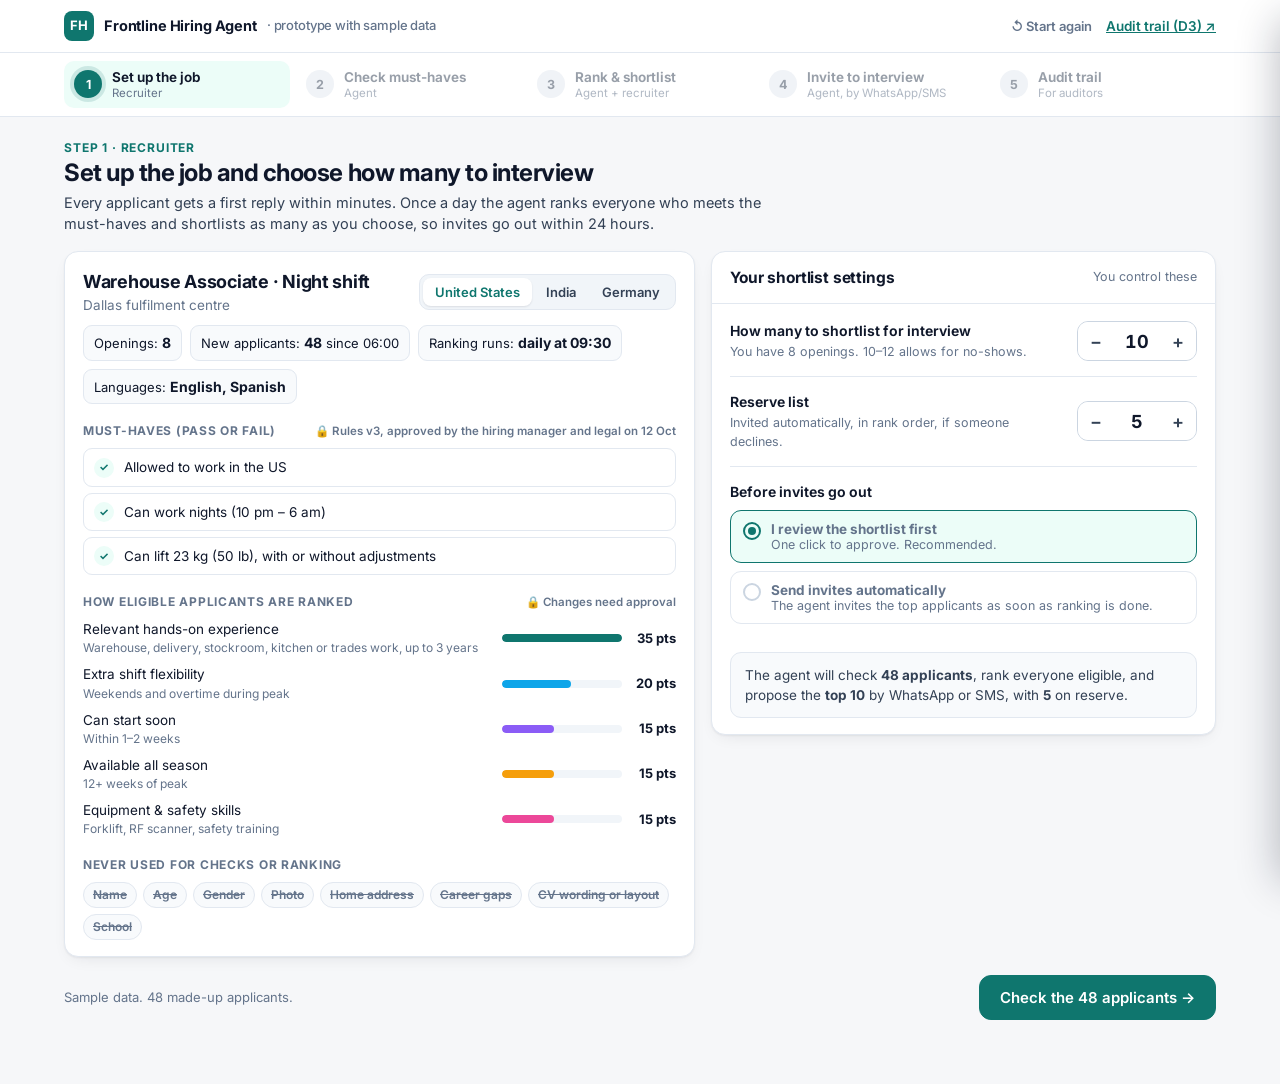
<file: walkthrough.html>
<!DOCTYPE html>
<html lang="en">
<head>
<meta charset="UTF-8">
<meta name="viewport" content="width=device-width, initial-scale=1">
<title>Frontline Hiring Agent: Prototype</title>
<meta name="description" content="Guided prototype: the recruiter sets up a job, the AI agent checks must-haves, ranks eligible applicants, shortlists the top N and books interviews over WhatsApp and SMS, with a full audit trail.">
<link rel="preconnect" href="https://fonts.googleapis.com">
<link rel="preconnect" href="https://fonts.gstatic.com" crossorigin>
<link href="https://fonts.googleapis.com/css2?family=Inter:wght@400;500;600;700;800&display=swap" rel="stylesheet">
<link rel="stylesheet" href="journey.css">
</head>
<body>
<header class="top"><div class="top-in">
  <div class="brand"><div class="logo">FH</div>Frontline Hiring Agent <small>· prototype with sample data</small></div>
  <div class="top-r"><button class="linkbtn" id="btn-reset" onclick="J.reset()">↺ Start again</button><a href="ai-trail.html" id="link-audit">Audit trail (D3) ↗</a></div>
</div></header>
<nav class="jbar" id="jbar" aria-label="Journey steps"></nav>
<main><div class="stage" id="stage"></div></main>
<div class="scrim" id="scrim" onclick="J.close()"></div>
<aside class="drawer" id="drawer" aria-label="Applicant audit trail"></aside>
<div id="toast" role="status" aria-live="polite"></div>
<script src="journey.js"></script>
</body>
</html>
</file>
<file: platform.css>
:root {
  --ink: #0F172A; --ink-2: #334155; --muted: #64748B; --line: #E2E8F0; --line-2: #CBD5E1;
  --bg: #F3F5F8; --card: #FFFFFF; --nav: #0B1F33; --nav-2: #13304D;
  --brand: #1D4ED8; --brand-s: #EFF4FF; --brand-b: #C7D7FE;
  --ai: #0F766E; --ai-s: #ECFDF8; --ai-b: #A7F3D0;
  --amber: #92400E; --amber-s: #FFFBEB; --amber-b: #FDE68A;
  --rose: #9F1239; --rose-s: #FFF1F2; --rose-b: #FECDD3;
  --sky: #0369A1; --sky-s: #F0F9FF; --sky-b: #BAE6FD;
  --shadow: 0 1px 2px rgba(15,23,42,.05), 0 4px 14px -6px rgba(15,23,42,.10);
}
* { box-sizing: border-box; margin: 0; padding: 0; }
html, body { height: 100%; }
body { font-family: 'Inter', system-ui, -apple-system, 'Segoe UI', Roboto, sans-serif; background: var(--bg); color: var(--ink); font-size: 14px; line-height: 1.5; -webkit-font-smoothing: antialiased; }
button, input, select { font-family: inherit; font-size: inherit; color: inherit; }
button { cursor: pointer; }
a { color: var(--brand); font-weight: 600; text-decoration: none; }
a:hover { text-decoration: underline; }

/* Shell */
.topbar { height: 54px; background: var(--nav); color: #E2E8F0; display: flex; align-items: center; gap: 16px; padding: 0 18px; position: sticky; top: 0; z-index: 30; }
.tb-logo { display: flex; align-items: center; gap: 9px; font-weight: 700; color: #fff; letter-spacing: -0.01em; white-space: nowrap; }
.tb-logo .mk { width: 28px; height: 28px; border-radius: 7px; background: linear-gradient(135deg, #3B82F6, #1D4ED8); display: grid; place-items: center; font-size: 13px; }
.tb-logo small { font-weight: 500; color: #94A3B8; font-size: 13px; }
.tb-search { flex: 1; max-width: 460px; background: var(--nav-2); border: 1px solid #1E3A5F; border-radius: 8px; padding: 7px 12px; color: #94A3B8; font-size: 13px; }
.tb-r { margin-left: auto; display: flex; align-items: center; gap: 14px; font-size: 13px; }
.tb-r a { color: #BFDBFE; font-weight: 600; }
.role { background: var(--nav-2); border: 1px solid #1E3A5F; color: #fff; border-radius: 8px; padding: 6px 8px; font-size: 13px; }
.avatar { width: 30px; height: 30px; border-radius: 50%; background: #334155; color: #fff; display: grid; place-items: center; font-weight: 700; font-size: 12px; }
.shell { display: grid; grid-template-columns: 236px 1fr; min-height: calc(100vh - 54px); }
.side { background: #fff; border-right: 1px solid var(--line); padding: 14px 10px; position: sticky; top: 54px; height: calc(100vh - 54px); overflow-y: auto; }
.side .grp { font-size: 11px; font-weight: 700; color: var(--muted); text-transform: uppercase; letter-spacing: .07em; padding: 12px 10px 6px; display: flex; align-items: center; gap: 6px; }
.side .grp .new { font-size: 10px; background: var(--ai-s); color: var(--ai); border: 1px solid var(--ai-b); border-radius: 99px; padding: 0 6px; letter-spacing: 0; text-transform: none; }
.nav { display: flex; align-items: center; gap: 10px; width: 100%; border: none; background: none; text-align: left; padding: 8px 10px; border-radius: 8px; color: var(--ink-2); font-weight: 550; font-size: 13.5px; }
.nav:hover { background: #F1F5F9; }
.nav.on { background: var(--brand-s); color: var(--brand); }
.nav.ai.on { background: var(--ai-s); color: var(--ai); }
.nav .ic { width: 18px; text-align: center; opacity: .8; }
.nav .ct { margin-left: auto; font-size: 11px; font-weight: 700; background: var(--amber-s); color: var(--amber); border: 1px solid var(--amber-b); border-radius: 99px; padding: 0 7px; }
.content { padding: 20px 26px 60px; min-width: 0; }
.content.anim { animation: enter .3s cubic-bezier(.2,.7,.2,1); }
@keyframes enter { from { opacity: 0; transform: translateY(6px); } to { opacity: 1; transform: none; } }

.crumbs { font-size: 12.5px; color: var(--muted); margin-bottom: 4px; }
.crumbs a { font-weight: 500; }
.ph { display: flex; justify-content: space-between; align-items: flex-end; gap: 14px; margin-bottom: 16px; flex-wrap: wrap; }
.ph h1 { font-size: 22px; letter-spacing: -0.02em; line-height: 1.2; display: flex; align-items: center; gap: 10px; }
.ph p { color: var(--muted); margin-top: 3px; }
.aitag { font-size: 11.5px; font-weight: 700; color: var(--ai); background: var(--ai-s); border: 1px solid var(--ai-b); border-radius: 99px; padding: 2px 9px; letter-spacing: 0; white-space: nowrap; }

.card { background: var(--card); border: 1px solid var(--line); border-radius: 12px; box-shadow: var(--shadow); }
.card-h { padding: 13px 16px; border-bottom: 1px solid var(--line); display: flex; justify-content: space-between; align-items: center; gap: 10px; flex-wrap: wrap; }
.card-h h2 { font-size: 15px; letter-spacing: -0.01em; }
.card-h .sub { font-size: 12.5px; color: var(--muted); }
.card-b { padding: 14px 16px; }
.mt { margin-top: 14px; }
.g2 { display: grid; grid-template-columns: 1fr 1fr; gap: 14px; }
.g3 { display: grid; grid-template-columns: repeat(3, 1fr); gap: 14px; }
.g21 { display: grid; grid-template-columns: 2fr 1fr; gap: 14px; align-items: start; }

.btn { border: 1px solid var(--line-2); background: #fff; font-weight: 600; font-size: 13px; padding: 7px 12px; border-radius: 8px; transition: background .15s; white-space: nowrap; }
.btn:hover { background: #F8FAFC; }
.btn.pri { background: var(--brand); border-color: var(--brand); color: #fff; }
.btn.pri:hover { background: #1E40AF; }
.btn.ai { background: var(--ai); border-color: var(--ai); color: #fff; }
.btn.ai:hover { background: #115E59; }
.btn.warn { background: var(--amber-s); border-color: var(--amber-b); color: var(--amber); }
.btn:disabled { opacity: .5; cursor: not-allowed; }

.chip { display: inline-block; font-size: 11.5px; font-weight: 600; padding: 2px 8px; border-radius: 99px; border: 1px solid var(--line); background: #F8FAFC; color: var(--ink-2); white-space: nowrap; }
.chip.ai { color: var(--ai); background: var(--ai-s); border-color: var(--ai-b); }
.chip.amber { color: var(--amber); background: var(--amber-s); border-color: var(--amber-b); }
.chip.rose { color: var(--rose); background: var(--rose-s); border-color: var(--rose-b); }
.chip.sky { color: var(--sky); background: var(--sky-s); border-color: var(--sky-b); }
.chip.grey { color: var(--muted); }
.chip.brand { color: var(--brand); background: var(--brand-s); border-color: var(--brand-b); }

/* Agent banner on existing page */
.agentbar { display: flex; align-items: center; gap: 14px; background: linear-gradient(90deg, var(--ai-s), #fff); border: 1px solid var(--ai-b); border-radius: 12px; padding: 11px 14px; margin-bottom: 14px; flex-wrap: wrap; }
.agentbar .ic { width: 32px; height: 32px; border-radius: 8px; background: var(--ai); color: #fff; display: grid; place-items: center; font-size: 15px; flex: none; }
.agentbar b { font-size: 13.5px; }
.agentbar .s { font-size: 12.5px; color: var(--ink-2); }
.agentbar .r { margin-left: auto; display: flex; gap: 8px; }
.dot { width: 8px; height: 8px; border-radius: 50%; background: #10B981; display: inline-block; margin-right: 5px; box-shadow: 0 0 0 3px rgba(16,185,129,.18); }
.dot.off { background: #94A3B8; box-shadow: none; }

.reqtabs { display: flex; gap: 6px; margin-bottom: 12px; flex-wrap: wrap; }
.reqtab { border: 1px solid var(--line); background: #fff; border-radius: 10px; padding: 8px 12px; text-align: left; }
.reqtab b { display: block; font-size: 13px; }
.reqtab span { font-size: 12px; color: var(--muted); }
.reqtab.on { border-color: var(--brand); background: var(--brand-s); }

/* Tables */
.tbl { width: 100%; border-collapse: collapse; font-size: 13px; }
.tbl th { text-align: left; font-size: 11px; text-transform: uppercase; letter-spacing: .05em; color: var(--muted); padding: 9px 12px; border-bottom: 1px solid var(--line); background: #FAFBFC; white-space: nowrap; position: sticky; top: 0; z-index: 1; }
.tbl td { padding: 9px 12px; border-bottom: 1px solid var(--line); vertical-align: middle; }
.tbl tr.click { cursor: pointer; transition: background .12s; }
.tbl tr.click:hover { background: #F8FAFC; }
.tbl .aicol { background: rgba(236,253,248,.45); }
.tbl th.aicol { background: #E9FBF5; color: var(--ai); }
.nm { font-weight: 650; }
.idt { font-size: 12px; color: var(--muted); font-variant-numeric: tabular-nums; }
.num { text-align: right; font-variant-numeric: tabular-nums; }
.scroll { max-height: 560px; overflow: auto; }

/* KPIs */
.kpis { display: grid; grid-template-columns: repeat(5, 1fr); gap: 12px; margin-bottom: 14px; }
.kpi { background: #fff; border: 1px solid var(--line); border-radius: 12px; padding: 12px 14px; box-shadow: var(--shadow); }
.kpi .k { font-size: 12px; color: var(--muted); font-weight: 600; }
.kpi .v { font-size: 24px; font-weight: 750; letter-spacing: -0.02em; font-variant-numeric: tabular-nums; }
.kpi .s { font-size: 12px; color: var(--muted); }
.kpi.ai .v { color: var(--ai); }
.kpi.amber .v { color: var(--amber); }

/* Filters */
.filters { display: flex; gap: 10px; align-items: flex-end; flex-wrap: wrap; padding: 12px 16px; border-bottom: 1px solid var(--line); background: #FAFBFC; border-radius: 12px 12px 0 0; }
.fl { display: grid; gap: 3px; }
.fl label { font-size: 11px; font-weight: 700; color: var(--muted); text-transform: uppercase; letter-spacing: .05em; }
.in { border: 1px solid var(--line-2); border-radius: 8px; padding: 6px 9px; background: #fff; font-size: 13px; outline: none; }
.in:focus { border-color: var(--brand); box-shadow: 0 0 0 3px rgba(29,78,216,.12); }
.in:disabled { background: #F1F5F9; color: var(--muted); }
.tabs { display: flex; gap: 2px; border-bottom: 1px solid var(--line); margin-bottom: 14px; }
.tab { border: none; background: none; padding: 9px 14px; font-weight: 600; color: var(--muted); border-bottom: 2px solid transparent; margin-bottom: -1px; }
.tab.on { color: var(--ink); border-bottom-color: var(--ai); }
.tab .c { font-size: 11px; background: #F1F5F9; border-radius: 99px; padding: 0 6px; margin-left: 4px; }

/* Settings */
.set-grid { display: grid; grid-template-columns: 220px 1fr; gap: 18px; align-items: start; }
.set-nav { position: sticky; top: 74px; display: grid; gap: 2px; }
.set-nav a { color: var(--ink-2); font-weight: 550; padding: 7px 10px; border-radius: 8px; font-size: 13.5px; }
.set-nav a:hover { background: #fff; text-decoration: none; }
.sec { scroll-margin-top: 70px; }
.row { display: grid; grid-template-columns: 1fr auto; gap: 16px; align-items: center; padding: 13px 16px; border-top: 1px solid var(--line); }
.row:first-child { border-top: none; }
.row .l b { font-size: 13.5px; display: block; }
.row .l span { font-size: 12.5px; color: var(--muted); }
.row .ctl { display: flex; gap: 8px; align-items: center; flex-wrap: wrap; justify-content: flex-end; }
.sw { position: relative; width: 38px; height: 22px; border-radius: 99px; background: #CBD5E1; border: none; transition: background .2s; flex: none; }
.sw::after { content: ""; position: absolute; top: 3px; left: 3px; width: 16px; height: 16px; border-radius: 50%; background: #fff; transition: transform .2s; box-shadow: 0 1px 2px rgba(0,0,0,.2); }
.sw.on { background: var(--ai); }
.sw.on::after { transform: translateX(16px); }
.sw:disabled { opacity: .5; cursor: not-allowed; }
.stepper { display: inline-flex; align-items: center; border: 1px solid var(--line-2); border-radius: 8px; overflow: hidden; background: #fff; }
.stepper button { width: 30px; height: 32px; border: none; background: #fff; font-size: 16px; font-weight: 600; color: var(--ink-2); }
.stepper button:hover:not(:disabled) { background: #F1F5F9; }
.stepper button:disabled { color: #CBD5E1; cursor: not-allowed; }
.stepper .v { min-width: 40px; text-align: center; font-weight: 700; font-variant-numeric: tabular-nums; }
.seg { display: inline-flex; background: #F1F5F9; border: 1px solid var(--line); border-radius: 8px; padding: 2px; }
.seg button { border: none; background: none; padding: 5px 10px; border-radius: 6px; font-weight: 600; font-size: 12.5px; color: var(--ink-2); }
.seg button.on { background: #fff; color: var(--ai); box-shadow: 0 1px 2px rgba(15,23,42,.1); }
.seg button:disabled { cursor: not-allowed; opacity: .55; }
.lockn { font-size: 12px; color: var(--muted); }
.savebar { position: sticky; bottom: 0; background: rgba(255,255,255,.95); backdrop-filter: blur(4px); border: 1px solid var(--line); border-radius: 12px; padding: 10px 14px; display: flex; justify-content: space-between; align-items: center; margin-top: 14px; box-shadow: 0 -4px 14px -8px rgba(15,23,42,.15); }
.ctab { width: 100%; border-collapse: collapse; font-size: 13px; }
.ctab td, .ctab th { padding: 9px 16px; border-top: 1px solid var(--line); text-align: left; }
.ctab th { font-size: 11px; text-transform: uppercase; letter-spacing: .05em; color: var(--muted); background: #FAFBFC; }
.wbar { height: 7px; background: #F1F5F9; border-radius: 99px; overflow: hidden; width: 110px; display: inline-block; vertical-align: middle; }
.wbar i { display: block; height: 100%; border-radius: 99px; }
.ro { background: var(--amber-s); border: 1px solid var(--amber-b); color: var(--amber); border-radius: 10px; padding: 9px 12px; font-size: 13px; margin-bottom: 12px; }

/* Ranking */
.rrow { display: grid; grid-template-columns: 44px 1.3fr 1.5fr 46px 140px; gap: 12px; align-items: center; padding: 8px 16px; border-bottom: 1px solid var(--line); cursor: pointer; }
.rrow:hover { background: #F8FAFC; }
.rrow.short { background: linear-gradient(90deg, rgba(236,253,248,.9), rgba(236,253,248,.15)); }
.rrow .rk { font-weight: 750; color: var(--ink-2); }
.rrow .sc { font-weight: 750; text-align: right; }
.sbar { display: flex; height: 10px; background: #F1F5F9; border-radius: 99px; overflow: hidden; }
.sbar i { display: block; height: 100%; }
.cut { display: flex; align-items: center; gap: 10px; padding: 5px 16px; font-size: 11.5px; font-weight: 700; color: var(--ai); text-transform: uppercase; letter-spacing: .05em; }
.cut::before, .cut::after { content: ""; border-top: 2px dashed currentColor; flex: 1; opacity: .45; }
.cut.res { color: var(--amber); }
.legend { display: flex; gap: 12px; flex-wrap: wrap; font-size: 12px; color: var(--ink-2); }
.legend span { display: inline-flex; align-items: center; gap: 5px; }
.legend i { width: 10px; height: 10px; border-radius: 3px; display: inline-block; }
.pipeline { display: grid; grid-template-columns: repeat(5, 1fr); gap: 10px; margin-bottom: 14px; }
.pl { background: #fff; border: 1px solid var(--line); border-radius: 12px; padding: 11px 13px; position: relative; }
.pl .k { font-size: 12px; color: var(--muted); font-weight: 600; }
.pl .v { font-size: 22px; font-weight: 750; font-variant-numeric: tabular-nums; }
.pl:not(:last-child)::after { content: "→"; position: absolute; right: -10px; top: 50%; transform: translate(50%, -50%); color: var(--line-2); font-weight: 700; z-index: 1; }

/* Drawer + timeline */
.scrim { position: fixed; inset: 0; background: rgba(15,23,42,.35); opacity: 0; pointer-events: none; transition: opacity .25s; z-index: 40; }
.scrim.on { opacity: 1; pointer-events: auto; }
.drawer { position: fixed; top: 0; right: 0; bottom: 0; width: min(600px, 100vw); background: var(--bg); z-index: 41; transform: translateX(100%); transition: transform .3s cubic-bezier(.2,.7,.2,1); display: flex; flex-direction: column; box-shadow: -20px 0 40px -20px rgba(15,23,42,.3); }
.drawer.on { transform: none; }
.dr-h { background: #fff; border-bottom: 1px solid var(--line); padding: 14px 18px 0; }
.dr-top { display: flex; justify-content: space-between; gap: 12px; align-items: flex-start; }
.dr-b { flex: 1; overflow-y: auto; padding: 16px 18px; }
.x { border: none; background: #F1F5F9; width: 30px; height: 30px; border-radius: 50%; font-size: 14px; flex: none; }
.oneline { background: #fff; border: 1px solid var(--line); border-radius: 10px; padding: 10px 12px; font-size: 13px; color: var(--ink-2); margin-bottom: 12px; }
.oneline b { color: var(--ink); }
.tl { position: relative; padding-left: 24px; }
.tl::before { content: ""; position: absolute; left: 7px; top: 6px; bottom: 6px; width: 2px; background: var(--line); }
.ev { position: relative; padding-bottom: 13px; }
.ev .d { position: absolute; left: -22px; top: 4px; width: 13px; height: 13px; border-radius: 50%; border: 3px solid #fff; box-shadow: 0 0 0 1px var(--line-2); background: #94A3B8; }
.ev.ok .d { background: #10B981; } .ev.bad .d { background: #F43F5E; } .ev.warn .d { background: #F59E0B; } .ev.info .d { background: #0EA5E9; }
.ev .hd { display: flex; gap: 7px; align-items: baseline; flex-wrap: wrap; }
.ev .tm { font-size: 11.5px; color: var(--muted); font-variant-numeric: tabular-nums; }
.ev .ac { font-size: 10.5px; font-weight: 700; padding: 1px 6px; border-radius: 5px; background: #F1F5F9; color: var(--ink-2); }
.ev .ac.agent { background: var(--ai-s); color: var(--ai); } .ev .ac.recruiter { background: var(--amber-s); color: var(--amber); } .ev .ac.applicant { background: var(--sky-s); color: var(--sky); }
.ev .ti { font-weight: 650; font-size: 13.5px; }
.ev .dt { font-size: 12.5px; color: var(--ink-2); margin-top: 2px; }
.ev table { width: 100%; border-collapse: collapse; margin-top: 5px; font-size: 12px; background: #fff; border: 1px solid var(--line); border-radius: 8px; overflow: hidden; }
.ev td { padding: 4px 8px; border-top: 1px solid var(--line); vertical-align: top; }
.ev tr:first-child td { border-top: none; }
.ev td.r { text-align: right; font-weight: 700; white-space: nowrap; }
.ev td.okc { color: #047857; font-weight: 700; white-space: nowrap; } .ev td.badc { color: var(--rose); font-weight: 700; white-space: nowrap; }
.ev .q { font-size: 12.5px; font-style: italic; background: #fff; border: 1px solid var(--line); border-radius: 8px; padding: 6px 9px; margin-top: 5px; color: var(--ink-2); }
.prof { display: grid; grid-template-columns: 130px 1fr; gap: 6px 12px; font-size: 13px; }
.prof .k { color: var(--muted); }

.fair { width: 100%; border-collapse: collapse; font-size: 13px; }
.fair td, .fair th { padding: 7px 10px; border-top: 1px solid var(--line); text-align: left; }
.fair th { font-size: 11px; text-transform: uppercase; color: var(--muted); letter-spacing: .05em; }
.fok { color: #047857; font-weight: 700; }
.tbl td.idt:first-child { white-space: nowrap; }

#toast { position: fixed; left: 50%; bottom: 22px; transform: translateX(-50%) translateY(20px); background: var(--ink); color: #fff; padding: 10px 16px; border-radius: 10px; font-size: 13.5px; opacity: 0; transition: all .25s; pointer-events: none; max-width: 92vw; text-align: center; z-index: 60; }
#toast.show { opacity: 1; transform: translateX(-50%) translateY(0); }

@media (max-width: 1100px) {
  .shell { grid-template-columns: 1fr; } .side { display: none; }
  .kpis { grid-template-columns: repeat(2, 1fr); } .g2, .g3, .g21, .set-grid, .pipeline { grid-template-columns: 1fr; }
  .rrow { grid-template-columns: 36px 1fr 44px; } .rrow .sbar, .rrow > span:last-child { display: none; }
}
</file>
<file: journey.css>
:root {
  --ink: #0F172A; --ink-2: #334155; --muted: #64748B; --line: #E2E8F0; --line-2: #CBD5E1;
  --bg: #F6F7F9; --card: #FFFFFF;
  --teal: #0F766E; --teal-d: #115E59; --teal-s: #ECFDF8; --teal-b: #A7F3D0;
  --amber: #92400E; --amber-s: #FFFBEB; --amber-b: #FDE68A;
  --rose: #9F1239; --rose-s: #FFF1F2; --rose-b: #FECDD3;
  --sky: #0369A1; --sky-s: #F0F9FF; --sky-b: #BAE6FD;
  --shadow: 0 1px 2px rgba(15,23,42,.05), 0 6px 18px -8px rgba(15,23,42,.12);
}
* { box-sizing: border-box; margin: 0; padding: 0; }
body { font-family: 'Inter', system-ui, -apple-system, 'Segoe UI', Roboto, sans-serif; background: var(--bg); color: var(--ink); font-size: 14.5px; line-height: 1.5; -webkit-font-smoothing: antialiased; }
button { font-family: inherit; cursor: pointer; color: inherit; }
a { color: var(--teal); font-weight: 600; }
input { font-family: inherit; }

/* Header */
.top { background: var(--card); border-bottom: 1px solid var(--line); }
.top-in { max-width: 1200px; margin: 0 auto; padding: 11px 24px; display: flex; align-items: center; justify-content: space-between; gap: 12px; }
.brand { display: flex; align-items: center; gap: 10px; font-weight: 700; letter-spacing: -0.01em; }
.logo { width: 30px; height: 30px; border-radius: 8px; background: var(--teal); color: #fff; display: grid; place-items: center; font-size: 13px; }
.brand small { font-weight: 500; color: var(--muted); font-size: 13px; }
.top-r { display: flex; align-items: center; gap: 14px; font-size: 13.5px; }
.linkbtn { background: none; border: none; color: var(--muted); font-weight: 600; font-size: 13px; }
.linkbtn:hover { color: var(--ink); }

/* Journey bar */
.jbar { background: var(--card); border-bottom: 1px solid var(--line); position: sticky; top: 0; z-index: 20; }
.jbar-in { max-width: 1200px; margin: 0 auto; padding: 8px 24px; display: grid; grid-template-columns: repeat(5, 1fr); gap: 6px; }
.js { display: flex; align-items: center; gap: 10px; padding: 8px 10px; border-radius: 10px; border: none; background: transparent; text-align: left; transition: background .2s; }
.js .n { width: 28px; height: 28px; border-radius: 50%; display: grid; place-items: center; background: #E2E8F0; color: var(--ink-2); font-size: 12.5px; font-weight: 700; flex: none; transition: all .3s; }
.js .t { font-weight: 650; font-size: 13.5px; color: var(--ink-2); display: block; line-height: 1.25; }
.js .w { font-size: 11.5px; color: var(--muted); display: block; }
.js.on { background: var(--teal-s); }
.js.on .n { background: var(--teal); color: #fff; box-shadow: 0 0 0 4px rgba(15,118,110,.15); }
.js.on .t { color: var(--ink); }
.js.done .n { background: #D1FAE5; color: #047857; }
.js:disabled { cursor: not-allowed; opacity: .5; }
.js:not(:disabled):not(.on):hover { background: #F1F5F9; }

main { max-width: 1200px; margin: 0 auto; padding: 22px 24px 64px; }
.stage.anim { animation: enter .38s cubic-bezier(.2,.7,.2,1); }
@keyframes enter { from { opacity: 0; transform: translateY(10px); } to { opacity: 1; transform: none; } }
.anim .rise { animation: rise .4s cubic-bezier(.2,.7,.2,1) both; }
@keyframes rise { from { opacity: 0; transform: translateY(6px); } to { opacity: 1; transform: none; } }

.intro { display: flex; justify-content: space-between; align-items: flex-end; gap: 16px; margin-bottom: 16px; flex-wrap: wrap; }
.intro .who { font-size: 12px; font-weight: 700; color: var(--teal); text-transform: uppercase; letter-spacing: .07em; }
.intro h1 { font-size: 24px; letter-spacing: -0.02em; line-height: 1.2; margin-top: 2px; }
.intro p { color: var(--ink-2); margin-top: 4px; max-width: 720px; }

.grid2 { display: grid; grid-template-columns: 1.25fr 1fr; gap: 16px; align-items: start; }
.grid2b { display: grid; grid-template-columns: 1fr 340px; gap: 16px; align-items: start; }
.card { background: var(--card); border: 1px solid var(--line); border-radius: 14px; box-shadow: var(--shadow); }
.card-h { padding: 14px 18px; border-bottom: 1px solid var(--line); display: flex; align-items: center; justify-content: space-between; gap: 10px; flex-wrap: wrap; }
.card-h h2 { font-size: 15.5px; letter-spacing: -0.01em; }
.card-h .sub { font-size: 12.5px; color: var(--muted); }
.card-b { padding: 16px 18px; }
.sect { margin-top: 18px; }
.sect:first-child { margin-top: 0; }
.sect-t { font-size: 12px; font-weight: 700; color: var(--muted); text-transform: uppercase; letter-spacing: .06em; margin-bottom: 8px; display: flex; justify-content: space-between; align-items: center; }
.lock { font-size: 11.5px; font-weight: 600; color: var(--muted); text-transform: none; letter-spacing: 0; }

.jobline { display: flex; justify-content: space-between; align-items: center; gap: 12px; flex-wrap: wrap; }
.jobline .jt { font-size: 18px; font-weight: 700; letter-spacing: -0.015em; }
.jobline .js2 { color: var(--muted); font-size: 13.5px; }
.facts { display: flex; gap: 8px; flex-wrap: wrap; margin-top: 10px; }
.fact { background: #F8FAFC; border: 1px solid var(--line); border-radius: 9px; padding: 6px 10px; font-size: 13px; }
.fact b { font-size: 14px; }

.seg { display: inline-flex; background: #F1F5F9; border: 1px solid var(--line); border-radius: 10px; padding: 3px; gap: 2px; }
.seg button { border: none; background: transparent; padding: 6px 12px; border-radius: 8px; font-weight: 600; font-size: 13px; color: var(--ink-2); transition: all .15s; }
.seg button.on { background: #fff; color: var(--teal); box-shadow: 0 1px 2px rgba(15,23,42,.1); }
.seg button:disabled { cursor: not-allowed; opacity: .6; }

.must { display: grid; gap: 6px; }
.must-r { display: flex; gap: 10px; align-items: center; padding: 8px 10px; border: 1px solid var(--line); border-radius: 9px; font-size: 13.5px; }
.must-r .ic { width: 20px; height: 20px; border-radius: 50%; background: var(--teal-s); color: var(--teal); display: grid; place-items: center; font-size: 11px; font-weight: 700; flex: none; }

.crit { display: grid; gap: 7px; }
.crit-r { display: grid; grid-template-columns: 1fr 120px 44px; gap: 10px; align-items: center; font-size: 13.5px; }
.crit-r small { display: block; font-size: 12px; color: var(--muted); }
.wbar { height: 8px; background: #F1F5F9; border-radius: 99px; overflow: hidden; }
.wbar i { display: block; height: 100%; border-radius: 99px; }
.crit-r .pts { text-align: right; font-weight: 700; font-size: 13px; }
.chips { display: flex; flex-wrap: wrap; gap: 6px; }
.chip { font-size: 12px; font-weight: 600; padding: 3px 9px; border-radius: 999px; border: 1px solid var(--line); background: #F8FAFC; color: var(--ink-2); white-space: nowrap; }
.chip.strike { text-decoration: line-through; color: var(--muted); }
.chip.teal { color: var(--teal); background: var(--teal-s); border-color: var(--teal-b); }
.chip.amber { color: var(--amber); background: var(--amber-s); border-color: var(--amber-b); }
.chip.rose { color: var(--rose); background: var(--rose-s); border-color: var(--rose-b); }
.chip.sky { color: var(--sky); background: var(--sky-s); border-color: var(--sky-b); }
.chip.grey { color: var(--muted); }

/* Settings */
.setting { padding: 14px 0; border-top: 1px solid var(--line); }
.setting:first-child { border-top: none; padding-top: 0; }
.setting .lbl { font-weight: 650; font-size: 14px; }
.setting .help { font-size: 12.5px; color: var(--muted); margin-top: 2px; }
.setting-row { display: flex; justify-content: space-between; align-items: center; gap: 12px; }
.stepper { display: inline-flex; align-items: center; border: 1px solid var(--line-2); border-radius: 11px; overflow: hidden; background: #fff; flex: none; }
.stepper button { width: 36px; height: 38px; border: none; background: #fff; font-size: 18px; font-weight: 600; color: var(--ink-2); }
.stepper button:hover:not(:disabled) { background: #F1F5F9; }
.stepper button:disabled { color: #CBD5E1; cursor: not-allowed; }
.stepper .v { min-width: 46px; text-align: center; font-weight: 700; font-size: 18px; font-variant-numeric: tabular-nums; }
.radio { display: grid; gap: 8px; margin-top: 8px; }
.ropt { display: flex; gap: 10px; align-items: flex-start; border: 1.5px solid var(--line); border-radius: 11px; padding: 10px 12px; background: #fff; text-align: left; transition: border-color .15s, background .15s; }
.ropt .dot { width: 18px; height: 18px; border-radius: 50%; border: 2px solid var(--line-2); flex: none; margin-top: 1px; display: grid; place-items: center; }
.ropt.on { border-color: var(--teal); background: var(--teal-s); }
.ropt.on .dot { border-color: var(--teal); }
.ropt.on .dot::after { content: ""; width: 8px; height: 8px; border-radius: 50%; background: var(--teal); }
.ropt b { font-size: 13.5px; display: block; }
.ropt span { font-size: 12.5px; color: var(--muted); }
.ropt:disabled { opacity: .55; cursor: not-allowed; }
.summary { margin-top: 14px; background: #F8FAFC; border: 1px solid var(--line); border-radius: 11px; padding: 12px 14px; font-size: 13.5px; color: var(--ink-2); }

/* Buttons */
.btn { border: 1px solid var(--line-2); background: #fff; font-weight: 600; font-size: 13.5px; padding: 8px 13px; border-radius: 10px; transition: background .15s, transform .1s; }
.btn:hover { background: #F8FAFC; }
.btn:active { transform: translateY(1px); }
.btn.pri { background: var(--teal); border-color: var(--teal); color: #fff; }
.btn.pri:hover { background: var(--teal-d); }
.btn.big { font-size: 15px; padding: 12px 20px; border-radius: 12px; }
.btn.warn { background: var(--amber-s); border-color: var(--amber-b); color: var(--amber); }
.btn:disabled { opacity: .5; cursor: not-allowed; }
.cta { display: flex; justify-content: space-between; align-items: center; gap: 12px; margin-top: 18px; }
.cta .note { color: var(--muted); font-size: 13px; }

/* Processing */
.proc { padding: 28px; }
.proc h2 { font-size: 18px; }
.pbar { height: 10px; background: #F1F5F9; border-radius: 99px; overflow: hidden; margin: 14px 0; }
.pbar i { display: block; height: 100%; width: 0; background: linear-gradient(90deg, #14B8A6, var(--teal)); border-radius: 99px; transition: width .08s linear; }
.feed { display: grid; gap: 6px; min-height: 180px; }
.feed div { font-size: 13.5px; padding: 7px 10px; border-radius: 8px; background: #F8FAFC; border: 1px solid var(--line); animation: rise .25s ease both; }

/* Tiles */
.tiles { display: grid; grid-template-columns: repeat(4, 1fr); gap: 12px; margin-bottom: 16px; }
.tile { background: #fff; border: 1px solid var(--line); border-radius: 13px; padding: 13px 15px; box-shadow: var(--shadow); }
.tile .k { font-size: 12.5px; color: var(--muted); font-weight: 600; }
.tile .v { font-size: 26px; font-weight: 750; letter-spacing: -0.02em; font-variant-numeric: tabular-nums; }
.tile .s { font-size: 12px; color: var(--muted); }
.tile.teal .v { color: var(--teal); }
.tile.rose .v { color: var(--rose); }
.tile.sky .v { color: var(--sky); }

.reasons { display: grid; gap: 8px; }
.reason { display: grid; grid-template-columns: 1fr 34px; gap: 6px 10px; font-size: 13.5px; align-items: center; }
.reason .rb { grid-column: 1 / -1; height: 7px; background: #F1F5F9; border-radius: 99px; overflow: hidden; }
.reason .rb i { display: block; height: 100%; background: #FB7185; border-radius: 99px; }
.callout { border-radius: 12px; padding: 12px 14px; font-size: 13.5px; border: 1px solid var(--teal-b); background: var(--teal-s); color: var(--ink-2); }
.callout b { color: var(--ink); }
.callout.amber { border-color: var(--amber-b); background: var(--amber-s); }

/* Tables / lists */
.tabs { display: flex; gap: 4px; flex-wrap: wrap; }
.tab { border: 1px solid var(--line); background: #fff; font-size: 12.5px; font-weight: 600; padding: 5px 10px; border-radius: 999px; color: var(--ink-2); }
.tab.on { background: var(--ink); border-color: var(--ink); color: #fff; }
.tbl { width: 100%; border-collapse: collapse; font-size: 13.5px; }
.tbl th { text-align: left; font-size: 11.5px; text-transform: uppercase; letter-spacing: .05em; color: var(--muted); padding: 9px 12px; border-bottom: 1px solid var(--line); background: #FAFBFC; position: sticky; top: 0; }
.tbl td { padding: 9px 12px; border-bottom: 1px solid var(--line); vertical-align: middle; }
.tbl tr.click { cursor: pointer; transition: background .12s; }
.tbl tr.click:hover { background: #F8FAFC; }
.nm { font-weight: 650; }
.idt { font-size: 12px; color: var(--muted); font-variant-numeric: tabular-nums; }
.scroll { max-height: 520px; overflow-y: auto; }

/* Ranking */
.rankbar { display: flex; align-items: center; gap: 18px; flex-wrap: wrap; padding: 12px 18px; border-bottom: 1px solid var(--line); background: #FAFBFC; border-radius: 14px 14px 0 0; }
.rankbar .grp { display: flex; align-items: center; gap: 10px; }
.rankbar .grp .l { font-size: 13px; font-weight: 650; }
.rankbar .grp .h { font-size: 12px; color: var(--muted); }
.legend { display: flex; gap: 12px; flex-wrap: wrap; font-size: 12px; color: var(--ink-2); margin-left: auto; }
.legend span { display: inline-flex; align-items: center; gap: 5px; }
.legend i { width: 10px; height: 10px; border-radius: 3px; display: inline-block; }
.rrow { display: grid; grid-template-columns: 46px 1.2fr 1.6fr 52px 150px; gap: 12px; align-items: center; padding: 9px 18px; border-bottom: 1px solid var(--line); cursor: pointer; transition: background .12s; }
.rrow:hover { background: #F8FAFC; }
.rrow.short { background: linear-gradient(90deg, rgba(236,253,248,.9), rgba(236,253,248,.2)); }
.rrow.short:hover { background: var(--teal-s); }
.rrow .rk { font-weight: 750; font-size: 15px; color: var(--ink-2); font-variant-numeric: tabular-nums; }
.rrow .meta { font-size: 12.5px; color: var(--muted); }
.sbar { display: flex; height: 12px; background: #F1F5F9; border-radius: 99px; overflow: hidden; }
.sbar i { display: block; height: 100%; }
.rrow .sc { font-weight: 750; font-size: 15px; text-align: right; font-variant-numeric: tabular-nums; }
.cut { display: flex; align-items: center; gap: 10px; padding: 6px 18px; font-size: 12px; font-weight: 700; color: var(--teal); text-transform: uppercase; letter-spacing: .05em; }
.cut::before, .cut::after { content: ""; height: 0; border-top: 2px dashed currentColor; flex: 1; opacity: .5; }
.cut.res { color: var(--amber); }

/* Invite */
.trk { display: grid; grid-template-columns: 30px 1fr 110px 1.3fr; gap: 10px; align-items: center; padding: 10px 16px; border-bottom: 1px solid var(--line); cursor: pointer; transition: background .12s; }
.trk:hover { background: #F8FAFC; }
.trk.sel { background: var(--teal-s); }
.trk .rk { font-weight: 700; color: var(--muted); font-size: 13px; }
.pipe { display: flex; gap: 4px; align-items: center; }
.pipe i { width: 22px; height: 6px; border-radius: 99px; background: #E2E8F0; transition: background .3s; }
.pipe i.on { background: var(--teal); }
.pipe i.bad { background: #FB7185; }
.pipe i.wait { background: #FBBF24; }
.st-t { font-size: 13px; font-weight: 600; }
.st-t small { display: block; font-weight: 500; color: var(--muted); font-size: 12px; }
.chan { font-size: 11.5px; font-weight: 700; padding: 2px 7px; border-radius: 6px; }
.chan.wa { background: #DCFCE7; color: #166534; }
.chan.sms { background: #E0F2FE; color: #075985; }
.others { display: grid; grid-template-columns: repeat(3, 1fr); gap: 12px; margin-top: 16px; }
.oc { background: #fff; border: 1px solid var(--line); border-radius: 13px; padding: 14px; box-shadow: var(--shadow); display: flex; flex-direction: column; }
.oc h3 { font-size: 14px; display: flex; justify-content: space-between; align-items: center; }
.oc .msg { margin-top: 8px; font-size: 13px; background: #F8FAFC; border: 1px solid var(--line); border-radius: 10px; padding: 9px 11px; color: var(--ink-2); flex: 1; }
.oc .foot { margin-top: 8px; font-size: 12.5px; color: var(--muted); }

/* Phone */
.phone { width: 300px; max-width: 100%; margin: 0 auto; height: 560px; border: 10px solid #111827; border-radius: 36px; overflow: hidden; display: flex; flex-direction: column; box-shadow: 0 18px 40px -18px rgba(15,23,42,.45); background: #ECE5DD; }
.phone.sms { background: #fff; }
.ph-top { background: #075E54; color: #fff; padding: 11px 13px; display: flex; align-items: center; gap: 10px; }
.phone.sms .ph-top { background: #F1F5F9; color: var(--ink); border-bottom: 1px solid var(--line); }
.ph-top .av { width: 30px; height: 30px; border-radius: 50%; background: #128C7E; color: #fff; display: grid; place-items: center; font-weight: 700; font-size: 11.5px; flex: none; }
.phone.sms .ph-top .av { background: #64748B; }
.ph-top b { font-size: 13px; display: block; }
.ph-top span { font-size: 11px; opacity: .8; }
.ph-body { flex: 1; overflow-y: auto; padding: 11px; display: flex; flex-direction: column; gap: 7px; }
.bub { max-width: 86%; padding: 7px 10px; border-radius: 10px; font-size: 12.8px; line-height: 1.45; box-shadow: 0 1px 1px rgba(0,0,0,.06); }
.bub.bot { background: #fff; align-self: flex-start; border-top-left-radius: 3px; }
.bub.me { background: #DCF8C6; align-self: flex-end; border-top-right-radius: 3px; }
.phone.sms .bub.bot { background: #E9E9EB; box-shadow: none; border-radius: 16px; }
.phone.sms .bub.me { background: #0A84FF; color: #fff; box-shadow: none; border-radius: 16px; }
.bub .tm { display: block; text-align: right; font-size: 10px; color: #8696A0; margin-top: 2px; }
.phone.sms .bub.me .tm { color: rgba(255,255,255,.75); }
.ph-act { background: #F0F2F5; border-top: 1px solid #D1D7DB; padding: 9px; display: grid; gap: 6px; }
.opt { border: 1px solid #CBD5E1; background: #fff; color: #075E54; font-weight: 600; font-size: 12.8px; padding: 8px; border-radius: 10px; }
.opt:hover { background: #F0FDF4; }
.opt.pulse { animation: glow 1.6s ease-in-out infinite; }
@keyframes glow { 0%,100% { box-shadow: 0 0 0 0 rgba(15,118,110,0); } 50% { box-shadow: 0 0 0 4px rgba(15,118,110,.2); } }
.ph-note { font-size: 12px; color: var(--muted); text-align: center; padding: 4px; }
.phone-cap { text-align: center; font-size: 12.5px; color: var(--muted); margin-top: 10px; }

/* Drawer */
.scrim { position: fixed; inset: 0; background: rgba(15,23,42,.35); opacity: 0; pointer-events: none; transition: opacity .25s; z-index: 40; }
.scrim.on { opacity: 1; pointer-events: auto; }
.drawer { position: fixed; top: 0; right: 0; bottom: 0; width: min(560px, 100vw); background: var(--bg); z-index: 41; transform: translateX(100%); transition: transform .32s cubic-bezier(.2,.7,.2,1); display: flex; flex-direction: column; box-shadow: -20px 0 40px -20px rgba(15,23,42,.3); }
.drawer.on { transform: none; }
.dr-h { background: #fff; border-bottom: 1px solid var(--line); padding: 16px 20px; display: flex; justify-content: space-between; gap: 12px; align-items: flex-start; }
.dr-b { flex: 1; overflow-y: auto; padding: 18px 20px; }
.x { border: none; background: #F1F5F9; width: 32px; height: 32px; border-radius: 50%; font-size: 16px; flex: none; }

/* Timeline */
.oneline { background: #fff; border: 1px solid var(--line); border-radius: 12px; padding: 12px 14px; font-size: 13.5px; color: var(--ink-2); margin-bottom: 14px; }
.oneline b { color: var(--ink); }
.tl { position: relative; padding-left: 26px; }
.tl::before { content: ""; position: absolute; left: 8px; top: 6px; bottom: 6px; width: 2px; background: var(--line); }
.ev { position: relative; padding-bottom: 14px; }
.ev .d { position: absolute; left: -24px; top: 4px; width: 14px; height: 14px; border-radius: 50%; border: 3px solid #fff; box-shadow: 0 0 0 1px var(--line-2); background: #94A3B8; }
.ev.ok .d { background: #10B981; }
.ev.bad .d { background: #F43F5E; }
.ev.warn .d { background: #F59E0B; }
.ev.info .d { background: #0EA5E9; }
.ev .hd { display: flex; gap: 8px; align-items: baseline; flex-wrap: wrap; }
.ev .tm { font-size: 12px; color: var(--muted); font-variant-numeric: tabular-nums; min-width: 40px; }
.ev .ac { font-size: 11px; font-weight: 700; padding: 1px 7px; border-radius: 6px; background: #F1F5F9; color: var(--ink-2); }
.ev .ac.agent { background: var(--teal-s); color: var(--teal); }
.ev .ac.recruiter { background: var(--amber-s); color: var(--amber); }
.ev .ac.applicant { background: var(--sky-s); color: var(--sky); }
.ev .ti { font-weight: 650; font-size: 14px; }
.ev .dt { font-size: 13px; color: var(--ink-2); margin-top: 3px; }
.ev table { width: 100%; border-collapse: collapse; margin-top: 6px; font-size: 12.5px; background: #fff; border: 1px solid var(--line); border-radius: 8px; overflow: hidden; }
.ev td { padding: 5px 8px; border-top: 1px solid var(--line); vertical-align: top; }
.ev tr:first-child td { border-top: none; }
.ev td.r { text-align: right; font-weight: 700; white-space: nowrap; }
.ev td.okc { color: #047857; font-weight: 700; white-space: nowrap; }
.ev td.badc { color: var(--rose); font-weight: 700; white-space: nowrap; }

/* Audit */
.aud-top { display: grid; grid-template-columns: 1.2fr 1fr 1fr; gap: 12px; margin-bottom: 16px; }
.kvs { display: grid; grid-template-columns: auto 1fr; gap: 4px 12px; font-size: 13px; }
.kvs .k { color: var(--muted); }
.kvs .v { font-weight: 600; }
.funnel { display: grid; gap: 7px; }
.fun { display: grid; grid-template-columns: 110px 1fr 36px; gap: 8px; align-items: center; font-size: 13px; }
.fun .b { height: 10px; background: #F1F5F9; border-radius: 99px; overflow: hidden; }
.fun .b i { display: block; height: 100%; background: var(--teal); border-radius: 99px; }
.fun .n { text-align: right; font-weight: 700; font-variant-numeric: tabular-nums; }
.fair { display: grid; gap: 10px; font-size: 13px; }
.fair .r { display: flex; justify-content: space-between; gap: 8px; }
.fair .ratio { font-weight: 750; }
.fair .ok { color: #047857; }
.aud-grid { display: grid; grid-template-columns: 360px 1fr; gap: 16px; align-items: start; }
.alist { max-height: 640px; overflow-y: auto; }
.arow { display: flex; justify-content: space-between; align-items: center; gap: 8px; padding: 9px 14px; border-bottom: 1px solid var(--line); cursor: pointer; transition: background .12s; }
.arow:hover { background: #F8FAFC; }
.arow.sel { background: var(--teal-s); box-shadow: inset 3px 0 0 var(--teal); }
.search { width: 100%; border: 1px solid var(--line-2); border-radius: 10px; padding: 8px 11px; font-size: 13.5px; outline: none; }
.search:focus { border-color: var(--teal); box-shadow: 0 0 0 3px rgba(15,118,110,.12); }

#toast { position: fixed; left: 50%; bottom: 22px; transform: translateX(-50%) translateY(20px); background: var(--ink); color: #fff; padding: 10px 16px; border-radius: 11px; font-size: 13.5px; font-weight: 500; opacity: 0; transition: all .28s; pointer-events: none; max-width: 92vw; text-align: center; z-index: 60; }
#toast.show { opacity: 1; transform: translateX(-50%) translateY(0); }

@media (max-width: 980px) {
  .grid2, .grid2b, .aud-grid, .aud-top, .others { grid-template-columns: 1fr; }
  .tiles { grid-template-columns: repeat(2, 1fr); }
  .jbar-in { grid-template-columns: repeat(5, minmax(0, 1fr)); }
  .js .t, .js .w { display: none; }
  .rrow { grid-template-columns: 36px 1fr 60px 44px; }
  .rrow .sbar { display: none; }
}
</file>
